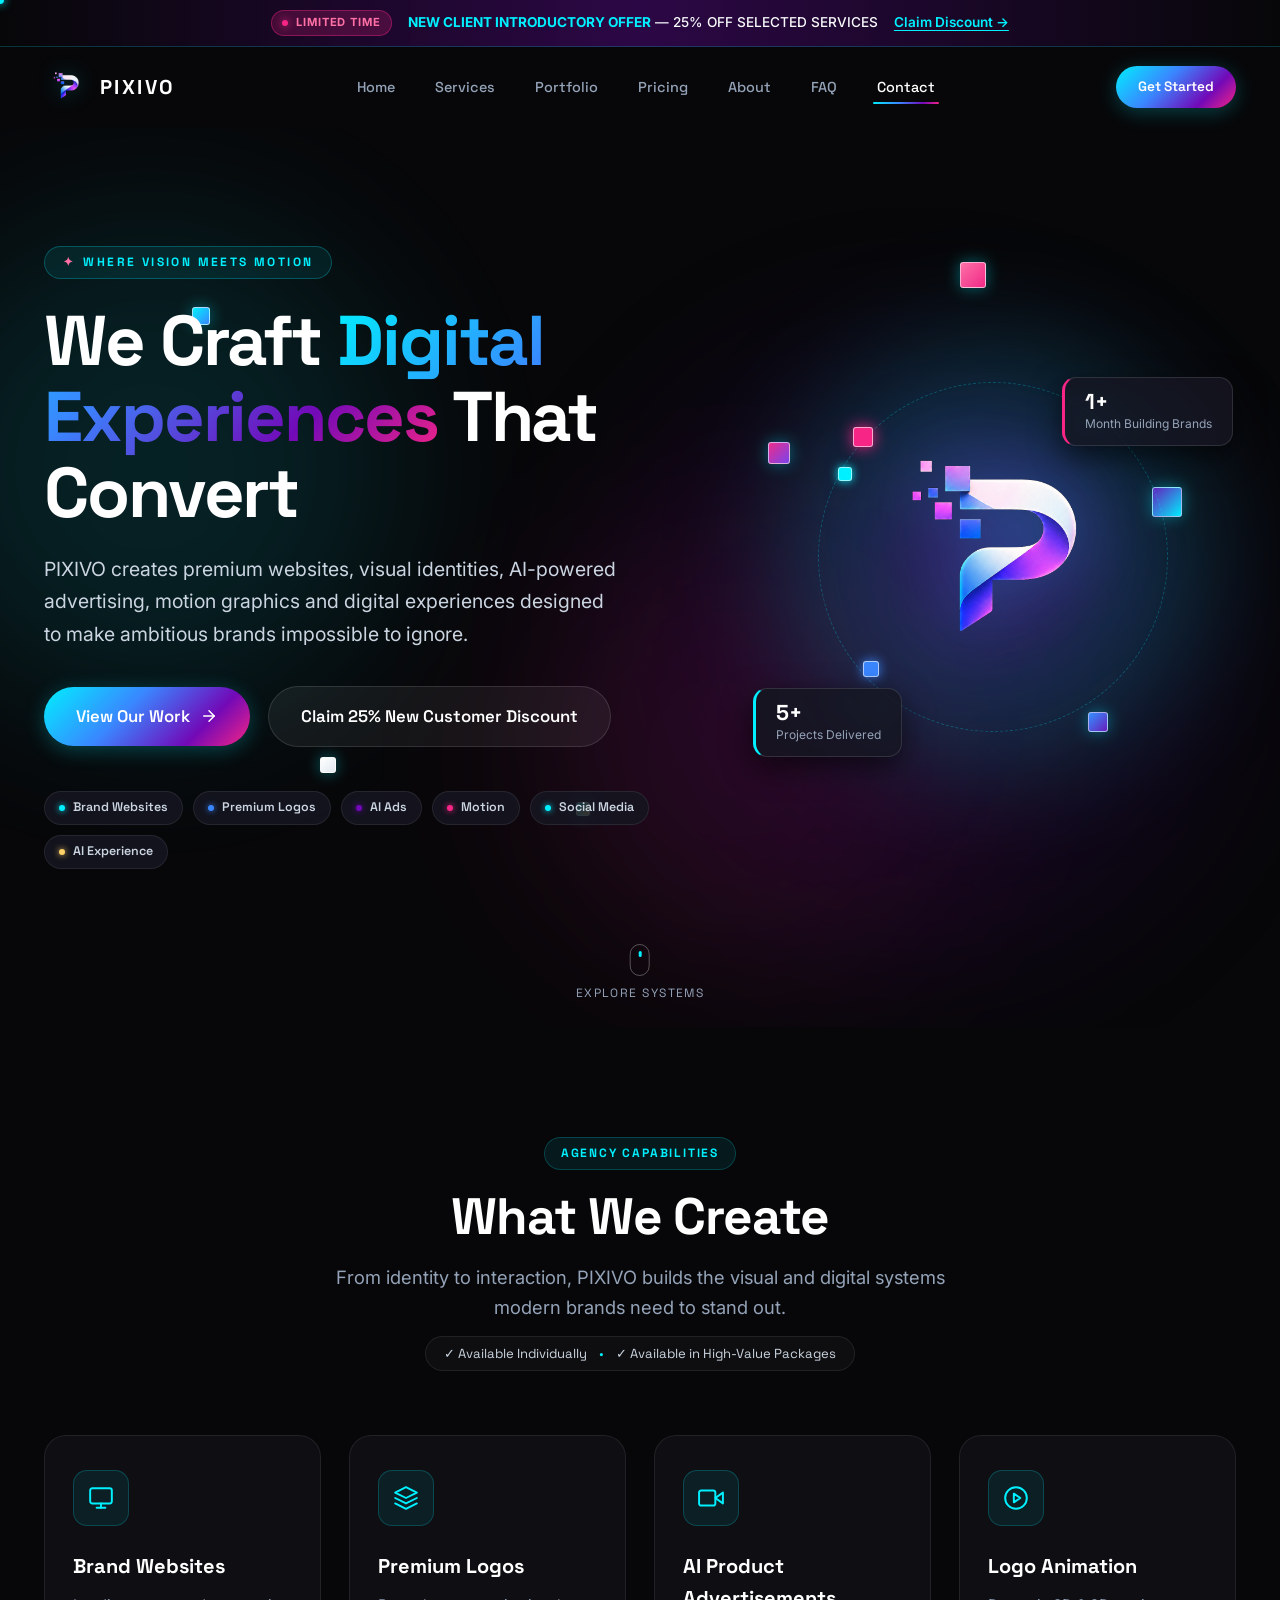
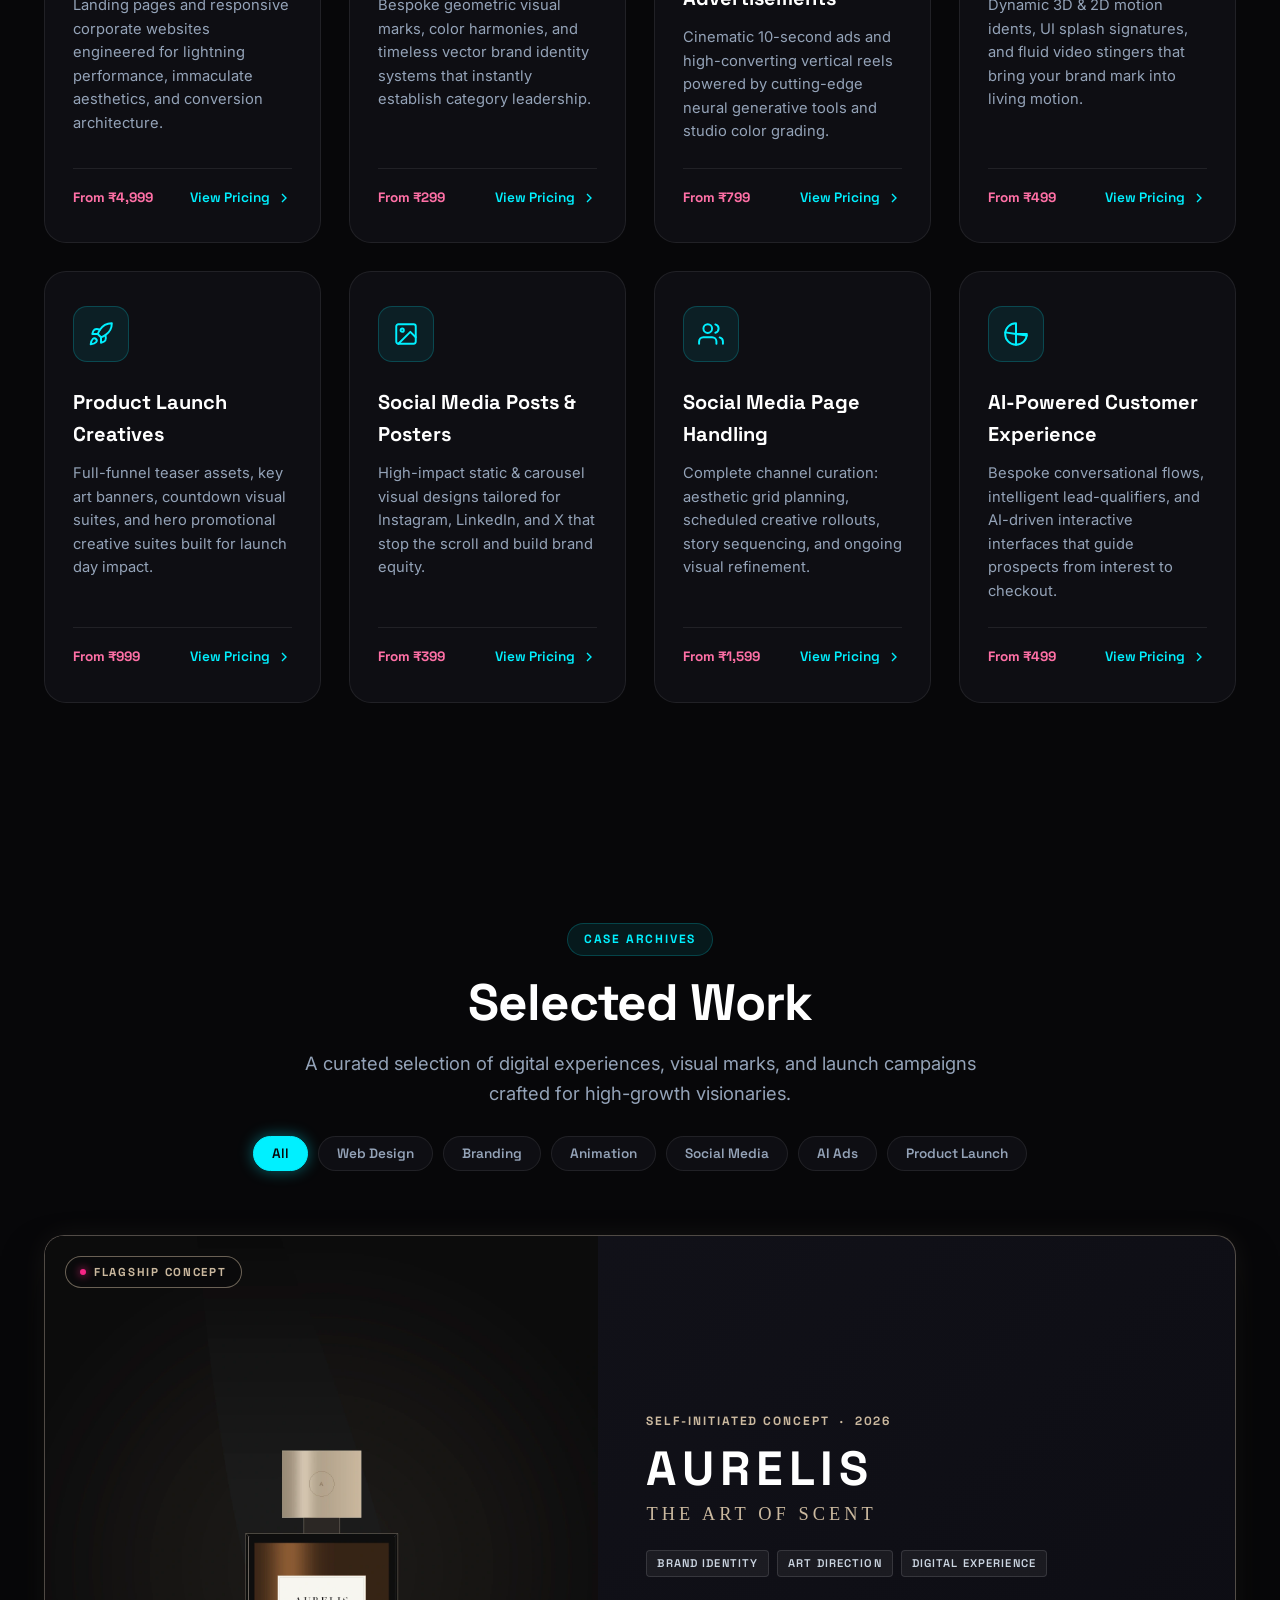
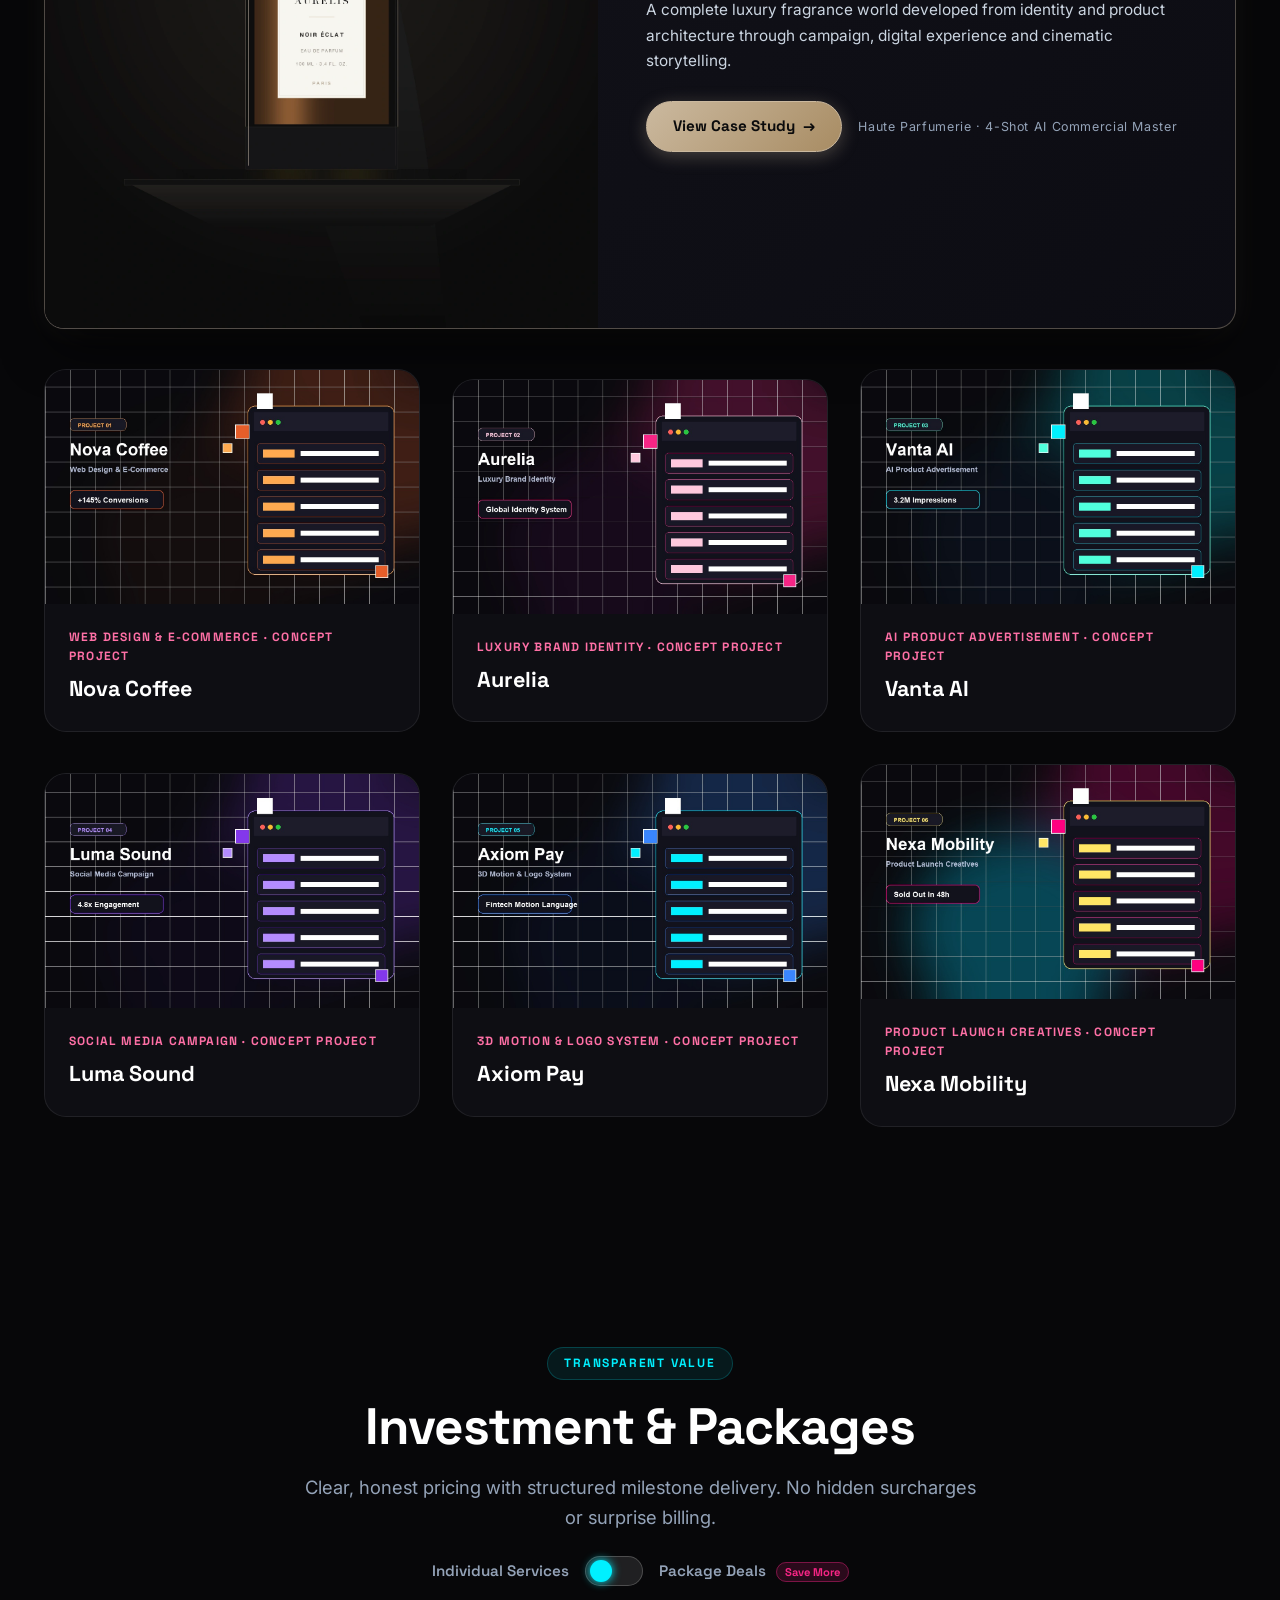
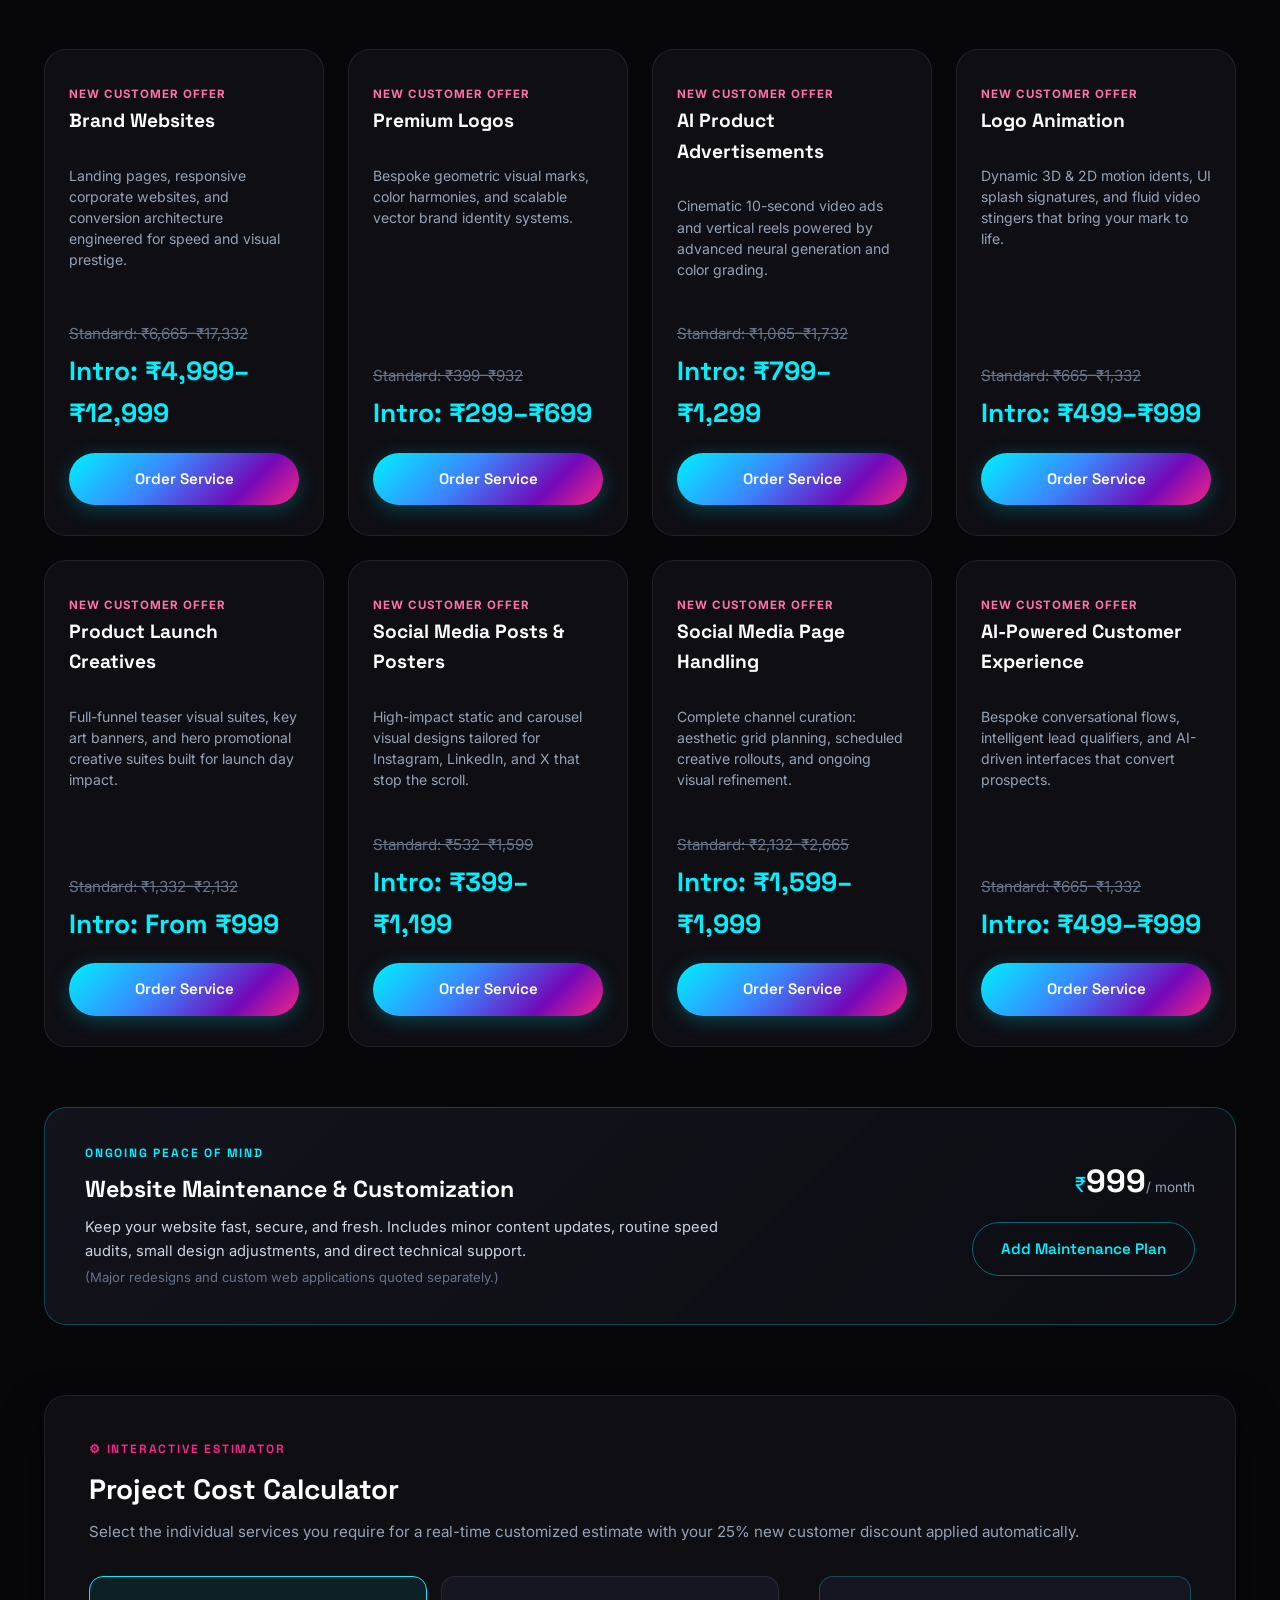
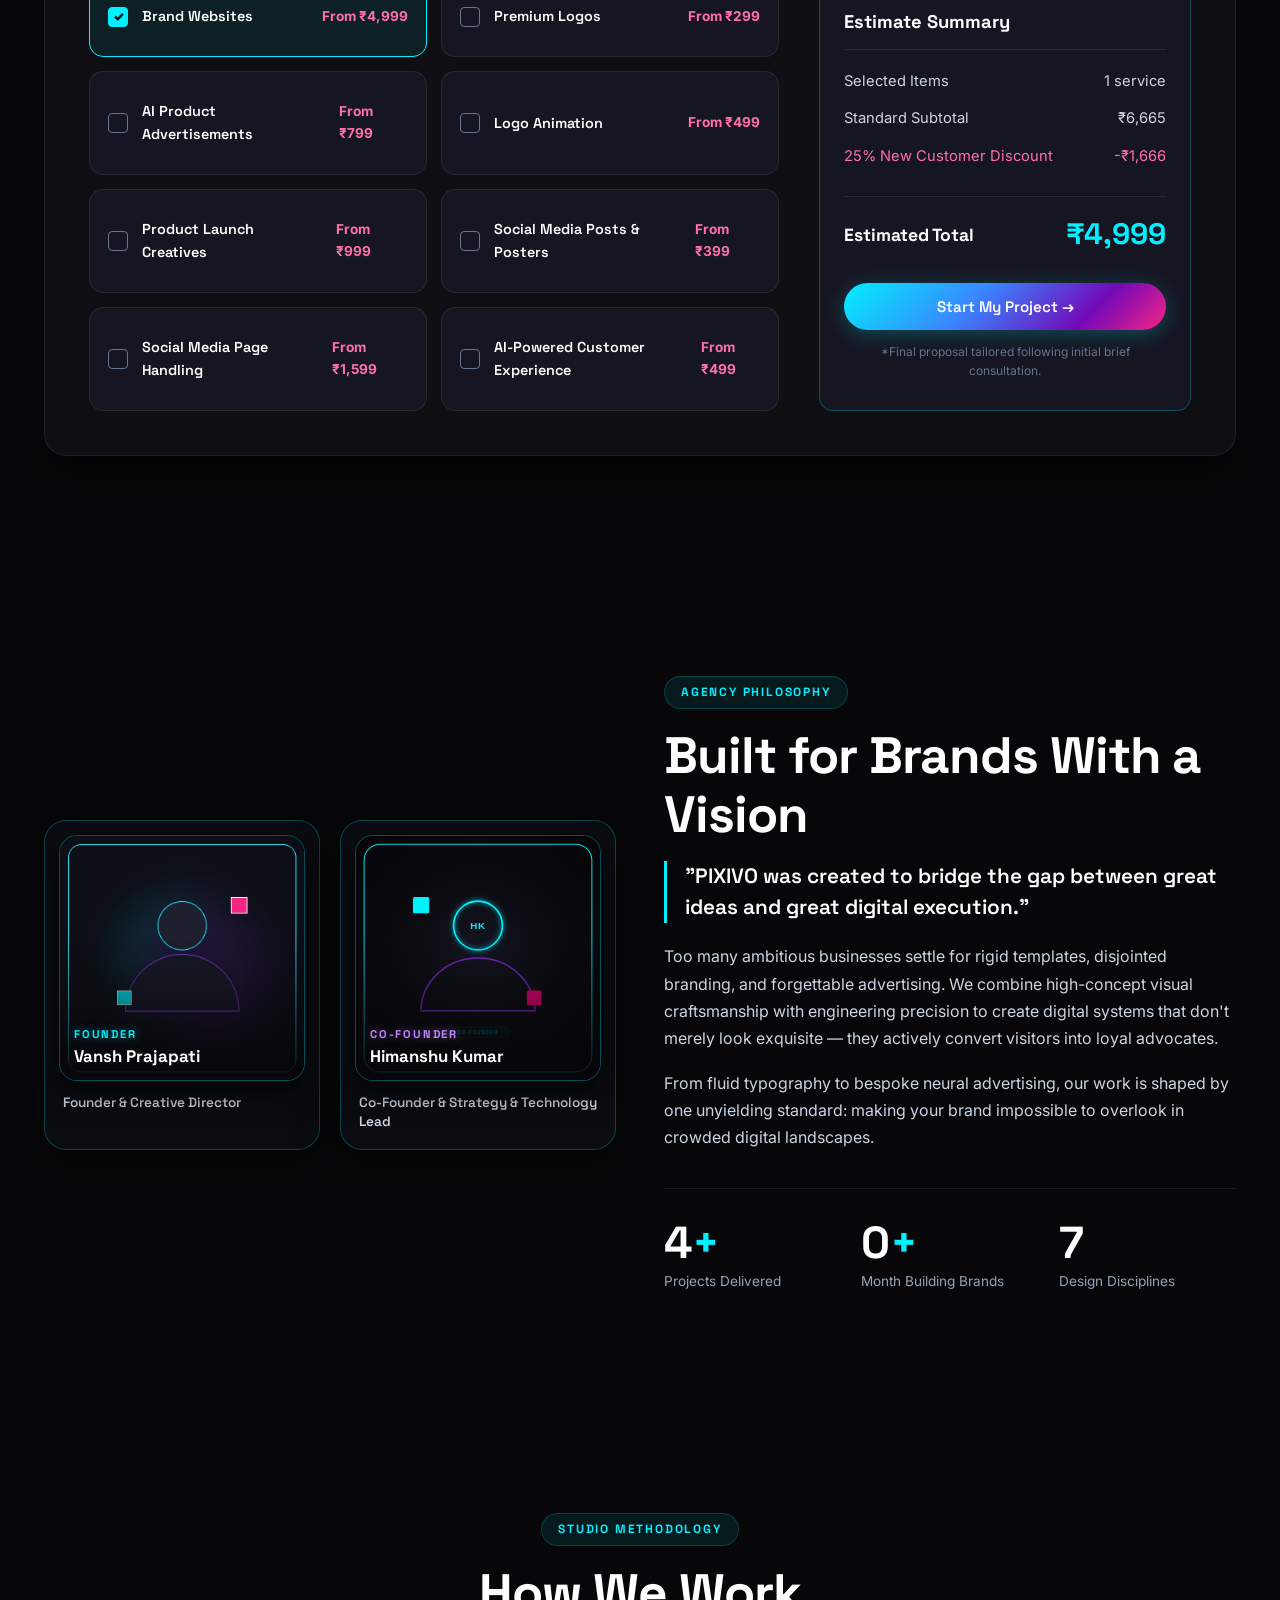
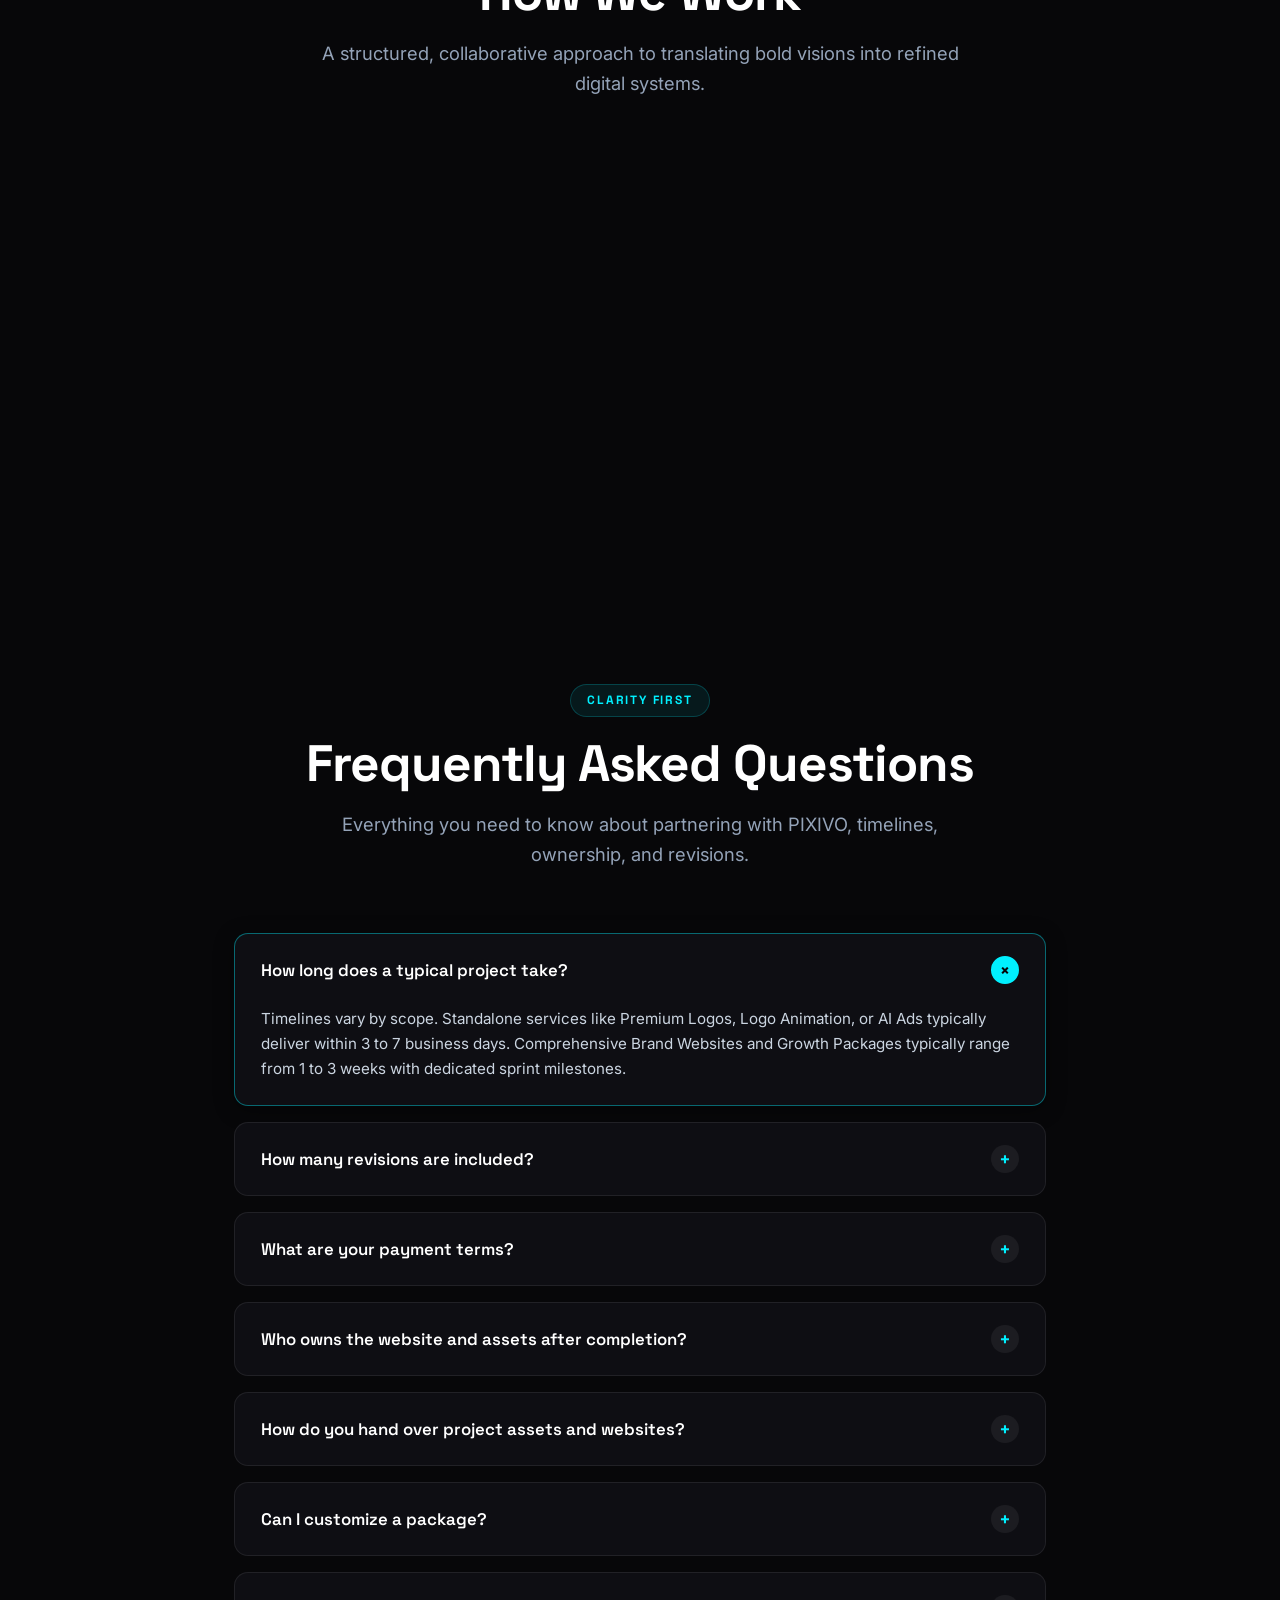
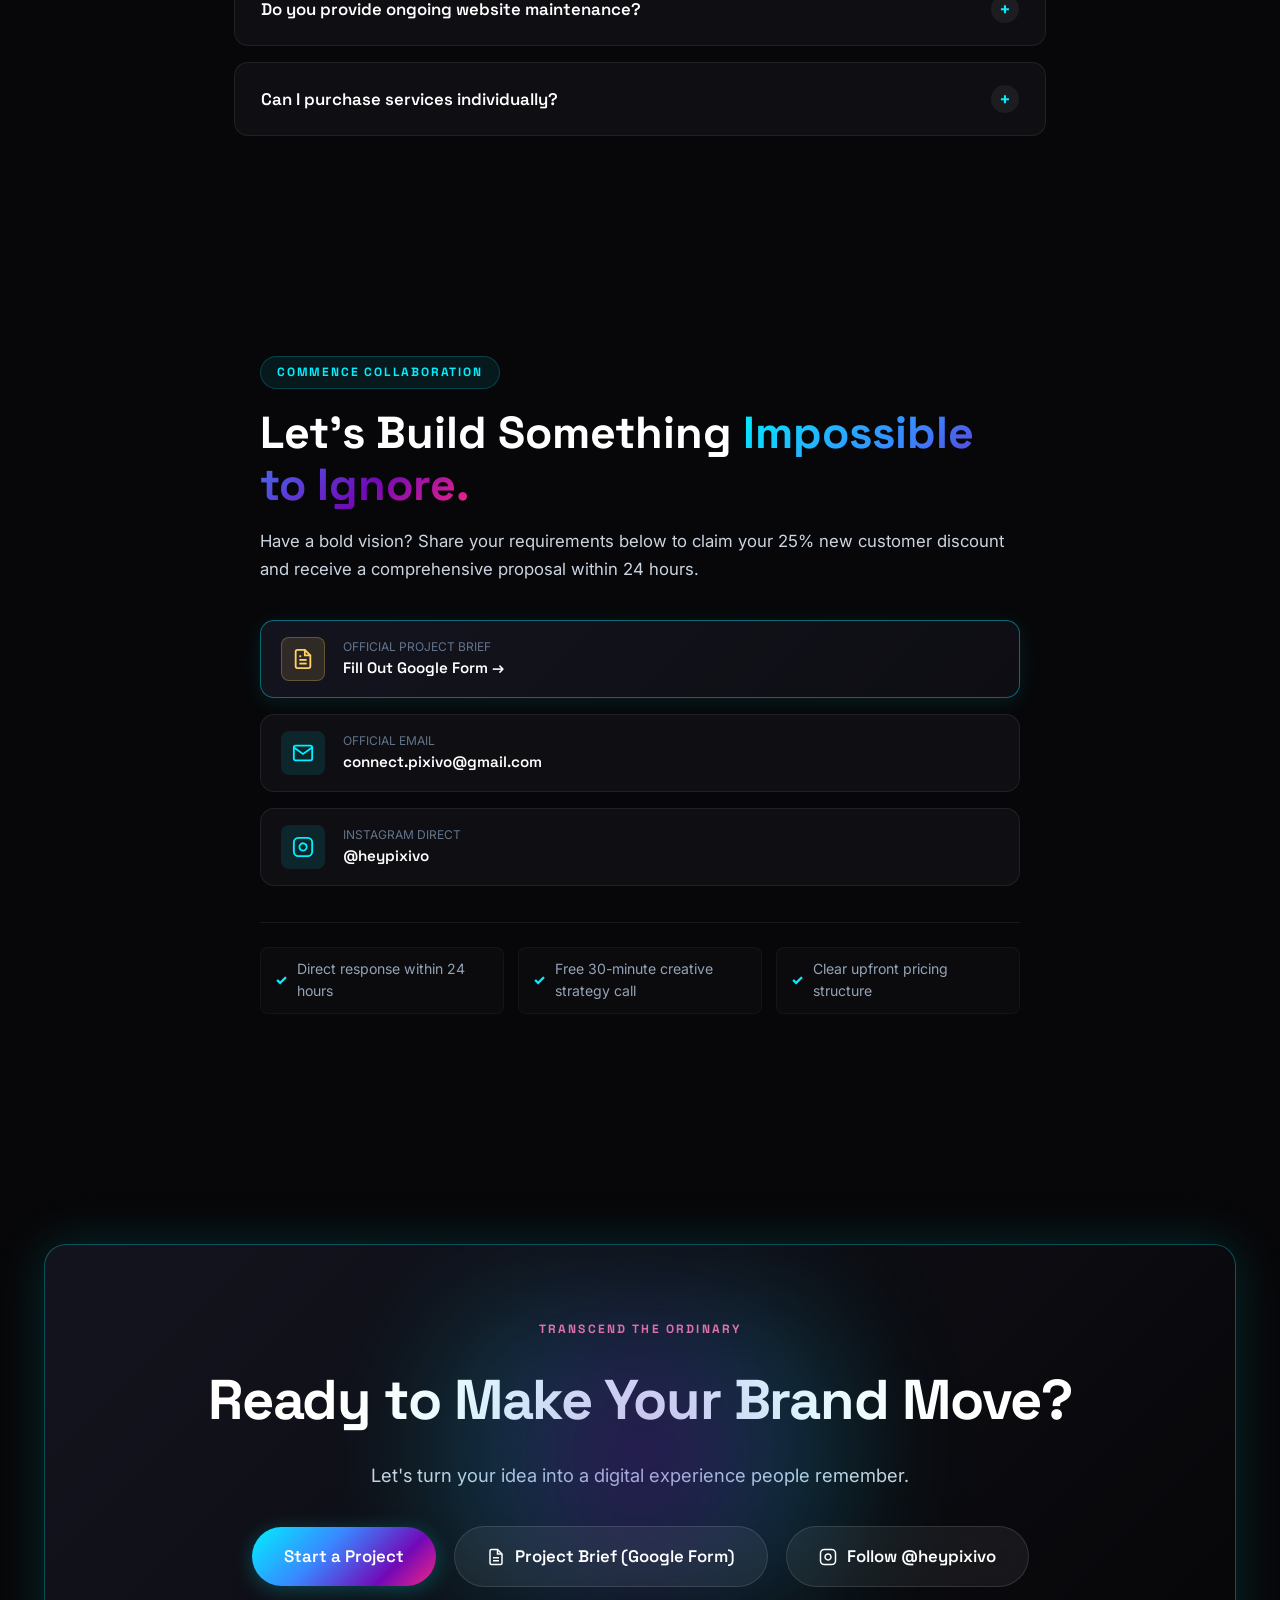
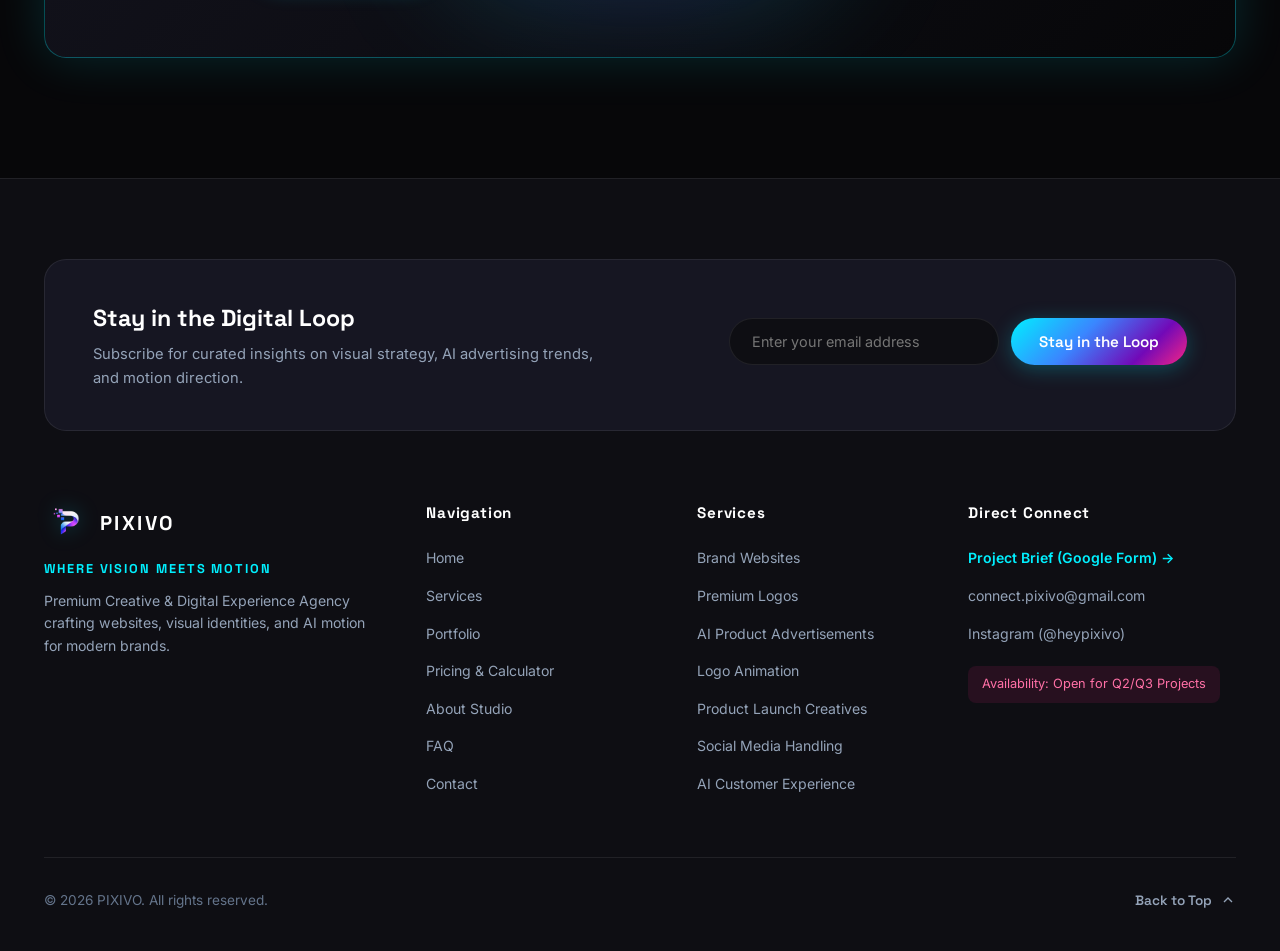
<file: index.html>
<!DOCTYPE html>
<html lang="en">
<head>
  <meta charset="UTF-8">
  <meta name="viewport" content="width=device-width, initial-scale=1.0">
  <title>PIXIVO — AI-Powered Digital Experiences for Ambitious Brands</title>
  <meta name="description" content="PIXIVO creates premium websites, brand identities, AI-powered advertisements and digital experiences for emerging brands.">
  <meta name="keywords" content="creative agency, web design, brand identity, AI advertising, logo animation, product launch creatives, UI UX, digital experience">
  <meta name="author" content="PIXIVO">
  <meta name="robots" content="index, follow">
  <link rel="canonical" href="https://pixivo.org/">

  <!-- Open Graph / Social Media -->
  <meta property="og:type" content="website">
  <meta property="og:url" content="https://pixivo.org/">
  <meta property="og:title" content="PIXIVO — AI-Powered Digital Experiences for Ambitious Brands">
  <meta property="og:description" content="PIXIVO creates premium websites, brand identities, AI-powered advertisements and digital experiences for emerging brands.">
  <meta property="og:image" content="https://pixivo.org/assets/og-image.png">

  <!-- Twitter Card -->
  <meta name="twitter:card" content="summary_large_image">
  <meta name="twitter:url" content="https://pixivo.org/">
  <meta name="twitter:title" content="PIXIVO — AI-Powered Digital Experiences for Ambitious Brands">
  <meta name="twitter:description" content="PIXIVO creates premium websites, brand identities, AI-powered advertisements and digital experiences for emerging brands.">
  <meta name="twitter:image" content="https://pixivo.org/assets/og-image.png">

  <!-- Favicons -->
  <link rel="icon" type="image/svg+xml" href="assets/favicon.svg">
  <link rel="alternate icon" type="image/png" href="assets/favicon.png">
  <link rel="apple-touch-icon" href="assets/favicon.png">

  <!-- Typography: Space Grotesk & Inter -->
  <link rel="preconnect" href="https://fonts.googleapis.com">
  <link rel="preconnect" href="https://fonts.gstatic.com" crossorigin>
  <link href="https://fonts.googleapis.com/css2?family=Inter:wght@300;400;500;600;700&family=Space+Grotesk:wght@400;500;600;700;800&display=swap" rel="stylesheet">

  <!-- External Stylesheet -->
  <link rel="stylesheet" href="styles.css">

  <!--
    PIXIVO GOOGLE ANALYTICS PLACEHOLDER
    Replace G-XXXXXXXXXX with the real GA4 Measurement ID after creating the property in Google Analytics.
    <script async src="https://www.googletagmanager.com/gtag/js?id=G-XXXXXXXXXX"></script>
    <script>
      window.dataLayer = window.dataLayer || [];
      function gtag(){dataLayer.push(arguments);}
      gtag('js', new Date());
      gtag('config', 'G-XXXXXXXXXX');
    </script>
  -->
  <!-- JSON-LD Organization Schema -->
  <script type="application/ld+json">
  {
    "@context": "https://schema.org",
    "@type": "Organization",
    "name": "PIXIVO",
    "url": "https://pixivo.org/",
    "logo": "https://pixivo.org/assets/logo.png",
    "description": "Creative & Digital Experience Agency crafting websites, visual identities, and AI motion for modern brands.",
    "email": "connect.pixivo@gmail.com",
    "sameAs": [
      "https://www.instagram.com/heypixivo/"
    ]
  }
  </script>
</head>
<body class="pixivo-body">

  <!-- Skip Link for Accessibility -->
  <a href="#main-content" class="skip-to-content">Skip to content</a>

  <!-- Custom Cursor Element (Desktop only) -->
  <div class="custom-cursor" id="custom-cursor" aria-hidden="true">
    <div class="cursor-dot"></div>
    <div class="cursor-ring"></div>
  </div>

  <!-- Loading / Splash Screen (Section 8) -->
  <div id="splash-screen" class="splash-screen" role="status" aria-label="Loading PIXIVO experience">
    <div class="splash-content">
      <div class="splash-logo-container">
        <div class="splash-glow" aria-hidden="true"></div>
        <div class="splash-cubes" aria-hidden="true">
          <span class="splash-cube cube-c1"></span>
          <span class="splash-cube cube-c2"></span>
          <span class="splash-cube cube-c3"></span>
          <span class="splash-cube cube-c4"></span>
        </div>
        <img src="assets/logo.png" alt="PIXIVO Logo" class="splash-logo-img" width="130" height="130" onerror="this.onerror=null; this.src='assets/logo.svg';">
      </div>
      <div class="splash-brand-text">
        <span class="splash-brand-name">PIXIVO</span>
        <span class="splash-tagline">WHERE VISION MEETS MOTION</span>
      </div>
      <div class="splash-progress-bar">
        <div class="splash-progress-fill"></div>
      </div>
    </div>
  </div>

  <!-- Urgency Discount Announcement Bar (Section 20 & 40) -->
  <aside id="discount-banner" class="discount-banner" role="region" aria-label="Special Offer">
    <div class="container banner-inner">
      <div class="banner-badge">
        <span class="pulse-dot" aria-hidden="true"></span>
        <span class="banner-badge-text">LIMITED TIME</span>
      </div>
      <p class="banner-text">
        <strong>NEW CLIENT INTRODUCTORY OFFER</strong> — 25% OFF SELECTED SERVICES
      </p>
      <a href="#pricing" class="banner-link">Claim Discount &rarr;</a>
    </div>
  </aside>

  <!-- Sticky / Fixed Header & Navigation (Section 9, 10, 11) -->
  <header id="site-header" class="site-header">
    <div class="container header-inner">
      <!-- Logo -->
      <a href="#home" class="brand-logo-link" aria-label="PIXIVO home">
        <div class="logo-wrapper">
          <picture>
            <source srcset="assets/logo.webp" type="image/webp">
            <img src="assets/logo.png" alt="PIXIVO logo" class="brand-logo" width="44" height="44" onerror="this.onerror=null; this.src='assets/logo.svg';">
          </picture>
          <div class="logo-fallback-text" style="display:none;">PIXIVO</div>
        </div>
        <span class="brand-name">PIXIVO</span>
      </a>

      <!-- Desktop Navigation -->
      <nav class="desktop-nav" aria-label="Primary navigation">
        <ul class="nav-list">
          <li><a href="#home" class="nav-link active">Home</a></li>
          <li><a href="#services" class="nav-link">Services</a></li>
          <li><a href="#portfolio" class="nav-link">Portfolio</a></li>
          <li><a href="#pricing" class="nav-link">Pricing</a></li>
          <li><a href="#about" class="nav-link">About</a></li>
          <li><a href="#faq" class="nav-link">FAQ</a></li>
          <li><a href="#contact" class="nav-link">Contact</a></li>
        </ul>
      </nav>

      <!-- Header Action -->
      <div class="header-action">
        <a href="#contact" class="btn btn-primary btn-header">Get Started</a>
        
        <!-- Mobile Menu Toggle Button -->
        <button id="mobile-menu-btn" class="mobile-menu-toggle" aria-expanded="false" aria-controls="mobile-nav" aria-label="Open menu">
          <span class="hamburger-line"></span>
          <span class="hamburger-line"></span>
          <span class="hamburger-line"></span>
        </button>
      </div>
    </div>
  </header>

  <!-- Mobile Drawer Navigation (Section 11) -->
  <div id="mobile-nav" class="mobile-nav-drawer" aria-hidden="true">
    <div class="mobile-nav-backdrop" id="mobile-nav-backdrop"></div>
    <div class="mobile-nav-content">
      <div class="mobile-nav-header">
        <div class="brand-logo-link">
          <img src="assets/logo.png" alt="PIXIVO logo" class="brand-logo" width="36" height="36">
          <span class="brand-name">PIXIVO</span>
        </div>
        <button id="mobile-nav-close" class="mobile-nav-close-btn" aria-label="Close menu">&times;</button>
      </div>
      <ul class="mobile-nav-list">
        <li><a href="#home" class="mobile-nav-link">Home</a></li>
        <li><a href="#services" class="mobile-nav-link">Services</a></li>
        <li><a href="#portfolio" class="mobile-nav-link">Portfolio</a></li>
        <li><a href="#pricing" class="mobile-nav-link">Pricing</a></li>
        <li><a href="#about" class="mobile-nav-link">About</a></li>
        <li><a href="#faq" class="mobile-nav-link">FAQ</a></li>
        <li><a href="#contact" class="mobile-nav-link">Contact</a></li>
      </ul>
      <div class="mobile-nav-footer">
        <a href="#contact" class="btn btn-primary btn-block mobile-cta">Get Started</a>
        <div class="mobile-nav-social">
          <a href="https://www.instagram.com/heypixivo/" target="_blank" rel="noopener noreferrer" aria-label="Instagram">Instagram</a>
          <span class="separator">&bull;</span>
          <a href="mailto:connect.pixivo@gmail.com">connect.pixivo@gmail.com</a>
        </div>
      </div>
    </div>
  </div>

  <main id="main-content">
    <!-- HERO SECTION (Section 12, 13, 14, 15) -->
    <section id="home" class="hero-section">
      <!-- Ambient Geometric Particles & Floating Cubes (Derived from official logo) -->
      <div class="hero-ambient-canvas" id="hero-ambient-canvas" aria-hidden="true">
        <div class="ambient-glow glow-cyan"></div>
        <div class="ambient-glow glow-purple"></div>
        <div class="ambient-glow glow-magenta"></div>

        <!-- Floating 3D squares matching official logo cubes with staggered animations -->
        <div class="floating-cube cube-1" style="--duration: 8s; --x: 15%; --y: 20%; --size: 18px;"></div>
        <div class="floating-cube cube-2" style="--duration: 11s; --x: 75%; --y: 15%; --size: 26px;"></div>
        <div class="floating-cube cube-3" style="--duration: 9s; --x: 85%; --y: 65%; --size: 20px;"></div>
        <div class="floating-cube cube-4" style="--duration: 13s; --x: 45%; --y: 75%; --size: 14px;"></div>
        <div class="floating-cube cube-5" style="--duration: 7s; --x: 60%; --y: 35%; --size: 22px;"></div>
        <div class="floating-cube cube-6" style="--duration: 10s; --x: 25%; --y: 70%; --size: 16px;"></div>
        <div class="floating-cube cube-7" style="--duration: 12s; --x: 90%; --y: 40%; --size: 30px;"></div>

        <!-- P-Shaped Light Trail SVG Path Animation (Section 15) -->
        <svg class="p-light-trail-svg" viewBox="0 0 800 600" fill="none" preserveAspectRatio="none">
          <defs>
            <linearGradient id="p-trail-grad" x1="0%" y1="0%" x2="100%" y2="100%">
              <stop offset="0%" stop-color="#00f0ff" stop-opacity="0.8"/>
              <stop offset="35%" stop-color="#4361ee" stop-opacity="0.9"/>
              <stop offset="70%" stop-color="#8338ec" stop-opacity="0.9"/>
              <stop offset="100%" stop-color="#f72585" stop-opacity="0.8"/>
            </linearGradient>
            <filter id="trail-glow" x="-20%" y="-20%" width="140%" height="140%">
              <feGaussianBlur stdDeviation="6" result="blur" />
              <feComposite in="SourceGraphic" in2="blur" operator="over" />
            </filter>
          </defs>
          <path class="p-path-anim" d="M260 480 L260 220 C260 140 340 120 440 120 C540 120 620 170 620 260 C620 350 530 380 430 380 L260 380" stroke="url(#p-trail-grad)" stroke-width="3" stroke-linecap="round" filter="url(#trail-glow)" />
        </svg>
      </div>

      <div class="container hero-inner">
        <div class="hero-content" data-reveal="fade-up">
          <!-- Tagline Badge -->
          <div class="hero-badge">
            <span class="badge-sparkle">&#10022;</span>
            <span class="badge-text" data-edit-key="hero_badge">WHERE VISION MEETS MOTION</span>
          </div>

          <!-- Hero Headline -->
          <h1 class="hero-headline" data-edit-key="hero_headline">
            We Craft <span class="gradient-text">Digital Experiences</span> That Convert
          </h1>

          <!-- Hero Subheadline -->
          <p class="hero-subheadline" data-edit-key="hero_subheadline">
            PIXIVO creates premium websites, visual identities, AI-powered advertising, motion graphics and digital experiences designed to make ambitious brands impossible to ignore.
          </p>

          <!-- Hero Action Buttons -->
          <div class="hero-actions">
            <a href="#portfolio" class="btn btn-primary btn-lg">
              <span>View Our Work</span>
              <svg class="btn-arrow" width="18" height="18" viewBox="0 0 24 24" fill="none" stroke="currentColor" stroke-width="2" stroke-linecap="round" stroke-linejoin="round"><line x1="5" y1="12" x2="19" y2="12"></line><polyline points="12 5 19 12 12 19"></polyline></svg>
            </a>
            <a href="#pricing" class="btn btn-secondary btn-lg">
              <span>Claim 25% New Customer Discount</span>
            </a>
          </div>

          <!-- Floating Service Badges (Section 12) -->
          <div class="hero-service-badges" aria-label="Core Agency Disciplines">
            <div class="service-pill" data-float-delay="0s">
              <span class="pill-dot dot-cyan"></span>
              <span>Brand Websites</span>
            </div>
            <div class="service-pill" data-float-delay="1.2s">
              <span class="pill-dot dot-blue"></span>
              <span>Premium Logos</span>
            </div>
            <div class="service-pill" data-float-delay="0.6s">
              <span class="pill-dot dot-purple"></span>
              <span>AI Ads</span>
            </div>
            <div class="service-pill" data-float-delay="1.8s">
              <span class="pill-dot dot-magenta"></span>
              <span>Motion</span>
            </div>
            <div class="service-pill" data-float-delay="0.9s">
              <span class="pill-dot dot-cyan"></span>
              <span>Social Media</span>
            </div>
            <div class="service-pill" data-float-delay="1.5s">
              <span class="pill-dot dot-gold"></span>
              <span>AI Experience</span>
            </div>
          </div>
        </div>

        <!-- Hero Ambient Visual (Right Side Desktop) (Section 13) -->
        <div class="hero-visual-wrapper" data-reveal="scale-in">
          <div class="hero-visual-card">
            <div class="visual-card-glow" aria-hidden="true"></div>
            <!-- Large Official Logo in Hero 3D Display -->
            <div class="hero-logo-showcase">
              <div class="logo-orbit-ring" aria-hidden="true"></div>
              <img src="assets/logo.png" alt="PIXIVO Master Logo Symbol" class="hero-master-logo" width="340" height="340" onerror="this.onerror=null; this.src='assets/logo.svg';">
              <!-- Decorative Logo Floating Cubes (Reflecting logo DNA) -->
              <div class="hero-logo-cubes" aria-hidden="true">
                <span class="cube-orbit cube-orbit-1"></span>
                <span class="cube-orbit cube-orbit-2"></span>
                <span class="cube-orbit cube-orbit-3"></span>
              </div>
            </div>

            <!-- Interactive Metric Glass Card -->
            <div class="hero-glass-stat stat-1">
              <span class="stat-number">5+</span>
              <span class="stat-label">Projects Delivered</span>
            </div>
            <div class="hero-glass-stat stat-2">
              <span class="stat-number">1+</span>
              <span class="stat-label">Month Building Brands</span>
            </div>
          </div>
        </div>
      </div>

      <!-- Scroll Indicator -->
      <a href="#services" class="hero-scroll-down" aria-label="Scroll down to services">
        <span class="scroll-mouse">
          <span class="scroll-wheel"></span>
        </span>
        <span class="scroll-text">Explore Systems</span>
      </a>
    </section>

    <!-- SERVICES SECTION (Section 18, 59) -->
    <section id="services" class="section services-section">
      <div class="container">
        <div class="section-header text-center" data-reveal="fade-up">
          <div class="section-badge">AGENCY CAPABILITIES</div>
          <h2 class="section-heading" data-edit-key="services_heading">What We Create</h2>
          <p class="section-subheading" data-edit-key="services_subheading">
            From identity to interaction, PIXIVO builds the visual and digital systems modern brands need to stand out.
          </p>
          <div class="services-availability-tag">
            <span>&#10003; Available Individually</span>
            <span class="tag-sep">&bull;</span>
            <span>&#10003; Available in High-Value Packages</span>
          </div>
        </div>

        <!-- 8 Service Cards Grid -->
        <div class="services-grid" id="services-grid">
          <!-- Service 1 -->
          <div class="service-card" data-reveal="fade-up" data-delay="0.1">
            <div class="card-border-glow"></div>
            <div class="service-icon-wrapper">
              <svg class="service-icon" viewBox="0 0 24 24" fill="none" stroke="currentColor" stroke-width="1.8" stroke-linecap="round" stroke-linejoin="round">
                <rect x="2" y="3" width="20" height="14" rx="2" ry="2"></rect>
                <line x1="8" y1="21" x2="16" y2="21"></line>
                <line x1="12" y1="17" x2="12" y2="21"></line>
              </svg>
            </div>
            <h3 class="service-title">Brand Websites</h3>
            <p class="service-description">Landing pages and responsive corporate websites engineered for lightning performance, immaculate aesthetics, and conversion architecture.</p>
            <div class="service-footer">
              <span class="service-price-tag">From ₹4,999</span>
              <a href="#pricing" class="service-action-link" data-service-select="Brand Websites">
                <span>View Pricing</span>
                <svg width="16" height="16" viewBox="0 0 24 24" fill="none" stroke="currentColor" stroke-width="2"><polyline points="9 18 15 12 9 6"></polyline></svg>
              </a>
            </div>
          </div>

          <!-- Service 2 -->
          <div class="service-card" data-reveal="fade-up" data-delay="0.2">
            <div class="card-border-glow"></div>
            <div class="service-icon-wrapper">
              <svg class="service-icon" viewBox="0 0 24 24" fill="none" stroke="currentColor" stroke-width="1.8" stroke-linecap="round" stroke-linejoin="round">
                <polygon points="12 2 2 7 12 12 22 7 12 2"></polygon>
                <polyline points="2 17 12 22 22 17"></polyline>
                <polyline points="2 12 12 17 22 12"></polyline>
              </svg>
            </div>
            <h3 class="service-title">Premium Logos</h3>
            <p class="service-description">Bespoke geometric visual marks, color harmonies, and timeless vector brand identity systems that instantly establish category leadership.</p>
            <div class="service-footer">
              <span class="service-price-tag">From ₹299</span>
              <a href="#pricing" class="service-action-link" data-service-select="Premium Logos">
                <span>View Pricing</span>
                <svg width="16" height="16" viewBox="0 0 24 24" fill="none" stroke="currentColor" stroke-width="2"><polyline points="9 18 15 12 9 6"></polyline></svg>
              </a>
            </div>
          </div>

          <!-- Service 3 -->
          <div class="service-card" data-reveal="fade-up" data-delay="0.3">
            <div class="card-border-glow"></div>
            <div class="service-icon-wrapper">
              <svg class="service-icon" viewBox="0 0 24 24" fill="none" stroke="currentColor" stroke-width="1.8" stroke-linecap="round" stroke-linejoin="round">
                <polygon points="23 7 16 12 23 17 23 7"></polygon>
                <rect x="1" y="5" width="15" height="14" rx="2" ry="2"></rect>
              </svg>
            </div>
            <h3 class="service-title">AI Product Advertisements</h3>
            <p class="service-description">Cinematic 10-second ads and high-converting vertical reels powered by cutting-edge neural generative tools and studio color grading.</p>
            <div class="service-footer">
              <span class="service-price-tag">From ₹799</span>
              <a href="#pricing" class="service-action-link" data-service-select="AI Product Advertisements">
                <span>View Pricing</span>
                <svg width="16" height="16" viewBox="0 0 24 24" fill="none" stroke="currentColor" stroke-width="2"><polyline points="9 18 15 12 9 6"></polyline></svg>
              </a>
            </div>
          </div>

          <!-- Service 4 -->
          <div class="service-card" data-reveal="fade-up" data-delay="0.4">
            <div class="card-border-glow"></div>
            <div class="service-icon-wrapper">
              <svg class="service-icon" viewBox="0 0 24 24" fill="none" stroke="currentColor" stroke-width="1.8" stroke-linecap="round" stroke-linejoin="round">
                <circle cx="12" cy="12" r="10"></circle>
                <polygon points="10 8 16 12 10 16 10 8"></polygon>
              </svg>
            </div>
            <h3 class="service-title">Logo Animation</h3>
            <p class="service-description">Dynamic 3D &amp; 2D motion idents, UI splash signatures, and fluid video stingers that bring your brand mark into living motion.</p>
            <div class="service-footer">
              <span class="service-price-tag">From ₹499</span>
              <a href="#pricing" class="service-action-link" data-service-select="Logo Animation">
                <span>View Pricing</span>
                <svg width="16" height="16" viewBox="0 0 24 24" fill="none" stroke="currentColor" stroke-width="2"><polyline points="9 18 15 12 9 6"></polyline></svg>
              </a>
            </div>
          </div>

          <!-- Service 5 -->
          <div class="service-card" data-reveal="fade-up" data-delay="0.5">
            <div class="card-border-glow"></div>
            <div class="service-icon-wrapper">
              <svg class="service-icon" viewBox="0 0 24 24" fill="none" stroke="currentColor" stroke-width="1.8" stroke-linecap="round" stroke-linejoin="round">
                <path d="M4.5 16.5c-1.5 1.26-2 5-2 5s3.74-.5 5-2c.71-.84.7-2.13-.09-2.91a2.18 2.18 0 0 0-2.91-.09z"></path>
                <path d="m12 15-3-3a22 22 0 0 1 2-3.95A12.88 12.88 0 0 1 22 2c0 2.72-.78 7.5-6 11a22.35 22.35 0 0 1-4 2z"></path>
                <path d="M9 12H4s.55-3.03 2-4c1.62-1.08 5 0 5 0"></path>
                <path d="M12 15v5s3.03-.55 4-2c1.08-1.62 0-5 0-5"></path>
              </svg>
            </div>
            <h3 class="service-title">Product Launch Creatives</h3>
            <p class="service-description">Full-funnel teaser assets, key art banners, countdown visual suites, and hero promotional creative suites built for launch day impact.</p>
            <div class="service-footer">
              <span class="service-price-tag">From ₹999</span>
              <a href="#pricing" class="service-action-link" data-service-select="Product Launch Creatives">
                <span>View Pricing</span>
                <svg width="16" height="16" viewBox="0 0 24 24" fill="none" stroke="currentColor" stroke-width="2"><polyline points="9 18 15 12 9 6"></polyline></svg>
              </a>
            </div>
          </div>

          <!-- Service 6 -->
          <div class="service-card" data-reveal="fade-up" data-delay="0.6">
            <div class="card-border-glow"></div>
            <div class="service-icon-wrapper">
              <svg class="service-icon" viewBox="0 0 24 24" fill="none" stroke="currentColor" stroke-width="1.8" stroke-linecap="round" stroke-linejoin="round">
                <rect x="3" y="3" width="18" height="18" rx="2" ry="2"></rect>
                <circle cx="8.5" cy="8.5" r="1.5"></circle>
                <polyline points="21 15 16 10 5 21"></polyline>
              </svg>
            </div>
            <h3 class="service-title">Social Media Posts &amp; Posters</h3>
            <p class="service-description">High-impact static &amp; carousel visual designs tailored for Instagram, LinkedIn, and X that stop the scroll and build brand equity.</p>
            <div class="service-footer">
              <span class="service-price-tag">From ₹399</span>
              <a href="#pricing" class="service-action-link" data-service-select="Social Media Posts & Posters">
                <span>View Pricing</span>
                <svg width="16" height="16" viewBox="0 0 24 24" fill="none" stroke="currentColor" stroke-width="2"><polyline points="9 18 15 12 9 6"></polyline></svg>
              </a>
            </div>
          </div>

          <!-- Service 7 -->
          <div class="service-card" data-reveal="fade-up" data-delay="0.7">
            <div class="card-border-glow"></div>
            <div class="service-icon-wrapper">
              <svg class="service-icon" viewBox="0 0 24 24" fill="none" stroke="currentColor" stroke-width="1.8" stroke-linecap="round" stroke-linejoin="round">
                <path d="M17 21v-2a4 4 0 0 0-4-4H5a4 4 0 0 0-4 4v2"></path>
                <circle cx="9" cy="7" r="4"></circle>
                <path d="M23 21v-2a4 4 0 0 0-3-3.87"></path>
                <path d="M16 3.13a4 4 0 0 1 0 7.75"></path>
              </svg>
            </div>
            <h3 class="service-title">Social Media Page Handling</h3>
            <p class="service-description">Complete channel curation: aesthetic grid planning, scheduled creative rollouts, story sequencing, and ongoing visual refinement.</p>
            <div class="service-footer">
              <span class="service-price-tag">From ₹1,599</span>
              <a href="#pricing" class="service-action-link" data-service-select="Social Media Page Handling">
                <span>View Pricing</span>
                <svg width="16" height="16" viewBox="0 0 24 24" fill="none" stroke="currentColor" stroke-width="2"><polyline points="9 18 15 12 9 6"></polyline></svg>
              </a>
            </div>
          </div>

          <!-- Service 8 -->
          <div class="service-card" data-reveal="fade-up" data-delay="0.8">
            <div class="card-border-glow"></div>
            <div class="service-icon-wrapper">
              <svg class="service-icon" viewBox="0 0 24 24" fill="none" stroke="currentColor" stroke-width="1.8" stroke-linecap="round" stroke-linejoin="round">
                <path d="M12 2a10 10 0 1 0 10 10H12V2z"></path>
                <path d="M12 12 2.1 10.5"></path>
                <path d="M12 12V22"></path>
                <path d="M12 12 21.9 13.5"></path>
              </svg>
            </div>
            <h3 class="service-title">AI-Powered Customer Experience</h3>
            <p class="service-description">Bespoke conversational flows, intelligent lead-qualifiers, and AI-driven interactive interfaces that guide prospects from interest to checkout.</p>
            <div class="service-footer">
              <span class="service-price-tag">From ₹499</span>
              <a href="#pricing" class="service-action-link" data-service-select="AI-Powered Customer Experience">
                <span>View Pricing</span>
                <svg width="16" height="16" viewBox="0 0 24 24" fill="none" stroke="currentColor" stroke-width="2"><polyline points="9 18 15 12 9 6"></polyline></svg>
              </a>
            </div>
          </div>
        </div>
      </div>
    </section>

    <!-- PORTFOLIO SECTION (Section 19) -->
    <section id="portfolio" class="section portfolio-section">
      <div class="container">
        <div class="section-header text-center" data-reveal="fade-up">
          <div class="section-badge">CASE ARCHIVES</div>
          <h2 class="section-heading" data-edit-key="portfolio_heading">Selected Work</h2>
          <p class="section-subheading" data-edit-key="portfolio_subheading">
            A curated selection of digital experiences, visual marks, and launch campaigns crafted for high-growth visionaries.
          </p>

          <!-- Filter Category Pills -->
          <div class="portfolio-filter-tabs" role="tablist" aria-label="Filter portfolio categories">
            <button class="filter-tab active" data-filter="all" role="tab" aria-selected="true">All</button>
            <button class="filter-tab" data-filter="web-design" role="tab" aria-selected="false">Web Design</button>
            <button class="filter-tab" data-filter="branding" role="tab" aria-selected="false">Branding</button>
            <button class="filter-tab" data-filter="animation" role="tab" aria-selected="false">Animation</button>
            <button class="filter-tab" data-filter="social-media" role="tab" aria-selected="false">Social Media</button>
            <button class="filter-tab" data-filter="ai-ads" role="tab" aria-selected="false">AI Ads</button>
            <button class="filter-tab" data-filter="product-launch" role="tab" aria-selected="false">Product Launch</button>
          </div>
        </div>

        <!-- FLAGSHIP FEATURED CASE STUDY (AURELIS) -->
        <div class="portfolio-flagship-showcase" data-category="branding web-design ai-ads" data-reveal="fade-up">
          <div class="flagship-card">
            <div class="flagship-visual-col">
              <a href="./projects/aurelis/index.html" class="flagship-thumb-link" aria-label="View AURELIS Flagship Case Study">
                <div class="flagship-thumb-wrapper">
                  <img src="./projects/aurelis/assets/product/noir-eclat-hero.webp" 
                       alt="AURELIS NOIR ÉCLAT luxury fragrance concept by PIXIVO" 
                       class="flagship-hero-img" 
                       loading="lazy" 
                       width="800" 
                       height="1000">
                  <div class="flagship-badge-pill">
                    <span class="pulse-dot" aria-hidden="true"></span>
                    <span>FLAGSHIP CONCEPT</span>
                  </div>
                </div>
              </a>
            </div>
            <div class="flagship-content-col">
              <div class="flagship-meta-top">
                <span class="flagship-status-tag">SELF-INITIATED CONCEPT</span>
                <span class="meta-divider" aria-hidden="true">·</span>
                <span class="flagship-year">2026</span>
              </div>
              <h3 class="flagship-title">AURELIS</h3>
              <p class="flagship-descriptor">THE ART OF SCENT</p>
              <div class="flagship-categories">
                <span class="cat-pill">BRAND IDENTITY</span>
                <span class="cat-pill">ART DIRECTION</span>
                <span class="cat-pill">DIGITAL EXPERIENCE</span>
              </div>
              <p class="flagship-desc">
                A complete luxury fragrance world developed from identity and product architecture through campaign, digital experience and cinematic storytelling.
              </p>
              <div class="flagship-actions">
                <a href="./projects/aurelis/index.html" class="btn btn-primary btn-flagship" aria-label="View AURELIS Case Study">
                  <span>View Case Study</span>
                  <span class="btn-arrow" aria-hidden="true">&rarr;</span>
                </a>
                <span class="flagship-spec-note">Haute Parfumerie · 4-Shot AI Commercial Master</span>
              </div>
            </div>
          </div>
        </div>

        <!-- Portfolio Items Grid -->
        <div class="portfolio-grid" id="portfolio-grid">
          <!-- Projects will be dynamically rendered and enriched by script.js with fallback content -->
          <button type="button" class="portfolio-item" data-category="web-design" data-project-id="1" aria-haspopup="dialog" aria-label="View Nova Coffee case study">
            <div class="portfolio-card">
              <div class="portfolio-thumb">
                <img src="assets/portfolio/project-1.jpg" alt="Nova Coffee Web Design Concept" loading="lazy" width="800" height="500">
                <div class="portfolio-overlay">
                  <span class="view-case-btn">View Case Study &rarr;</span>
                </div>
              </div>
              <div class="portfolio-info">
                <span class="portfolio-category">Web Design &amp; E-Commerce · Concept Project</span>
                <h3 class="portfolio-title">Nova Coffee</h3>
              </div>
            </div>
          </button>

          <button type="button" class="portfolio-item" data-category="branding" data-project-id="2" aria-haspopup="dialog" aria-label="View Aurelia case study">
            <div class="portfolio-card">
              <div class="portfolio-thumb">
                <img src="assets/portfolio/project-2.jpg" alt="Aurelia Brand Identity Concept" loading="lazy" width="800" height="500">
                <div class="portfolio-overlay">
                  <span class="view-case-btn">View Case Study &rarr;</span>
                </div>
              </div>
              <div class="portfolio-info">
                <span class="portfolio-category">Luxury Brand Identity · Concept Project</span>
                <h3 class="portfolio-title">Aurelia</h3>
              </div>
            </div>
          </button>

          <button type="button" class="portfolio-item" data-category="ai-ads" data-project-id="3" aria-haspopup="dialog" aria-label="View Vanta AI case study">
            <div class="portfolio-card">
              <div class="portfolio-thumb">
                <img src="assets/portfolio/project-3.jpg" alt="Vanta AI Product Advertisement Concept" loading="lazy" width="800" height="500">
                <div class="portfolio-overlay">
                  <span class="view-case-btn">View Case Study &rarr;</span>
                </div>
              </div>
              <div class="portfolio-info">
                <span class="portfolio-category">AI Product Advertisement · Concept Project</span>
                <h3 class="portfolio-title">Vanta AI</h3>
              </div>
            </div>
          </button>

          <button type="button" class="portfolio-item" data-category="social-media" data-project-id="4" aria-haspopup="dialog" aria-label="View Luma Sound case study">
            <div class="portfolio-card">
              <div class="portfolio-thumb">
                <img src="assets/portfolio/project-4.jpg" alt="Luma Sound Social Media Concept" loading="lazy" width="800" height="500">
                <div class="portfolio-overlay">
                  <span class="view-case-btn">View Case Study &rarr;</span>
                </div>
              </div>
              <div class="portfolio-info">
                <span class="portfolio-category">Social Media Campaign · Concept Project</span>
                <h3 class="portfolio-title">Luma Sound</h3>
              </div>
            </div>
          </button>

          <button type="button" class="portfolio-item" data-category="animation" data-project-id="5" aria-haspopup="dialog" aria-label="View Axiom Pay case study">
            <div class="portfolio-card">
              <div class="portfolio-thumb">
                <img src="assets/portfolio/project-5.jpg" alt="Axiom Pay Logo Animation Concept" loading="lazy" width="800" height="500">
                <div class="portfolio-overlay">
                  <span class="view-case-btn">View Case Study &rarr;</span>
                </div>
              </div>
              <div class="portfolio-info">
                <span class="portfolio-category">3D Motion &amp; Logo System · Concept Project</span>
                <h3 class="portfolio-title">Axiom Pay</h3>
              </div>
            </div>
          </button>

          <button type="button" class="portfolio-item" data-category="product-launch" data-project-id="6" aria-haspopup="dialog" aria-label="View Nexa Mobility case study">
            <div class="portfolio-card">
              <div class="portfolio-thumb">
                <img src="assets/portfolio/project-6.jpg" alt="Nexa Mobility Product Launch Concept" loading="lazy" width="800" height="500">
                <div class="portfolio-overlay">
                  <span class="view-case-btn">View Case Study &rarr;</span>
                </div>
              </div>
              <div class="portfolio-info">
                <span class="portfolio-category">Product Launch Creatives · Concept Project</span>
                <h3 class="portfolio-title">Nexa Mobility</h3>
              </div>
            </div>
          </button>
        </div>
      </div>
    </section>

    <!-- CASE STUDY MODAL (Section 19) -->
    <div id="case-study-modal" class="modal" aria-hidden="true" role="dialog" aria-modal="true" aria-labelledby="modal-project-title">
      <div class="modal-backdrop" id="modal-backdrop"></div>
      <div class="modal-container">
        <button id="modal-close-btn" class="modal-close" aria-label="Close case study">&times;</button>
        <div class="modal-body" id="modal-body-content">
          <!-- Dynamic Content Injected via script.js -->
        </div>
      </div>
    </div>

    <!-- PRICING SECTION (Section 20, 21, 22, 23, 24) -->
    <section id="pricing" class="section pricing-section">
      <div class="container">
        <div class="section-header text-center" data-reveal="fade-up">
          <div class="section-badge">TRANSPARENT VALUE</div>
          <h2 class="section-heading">Investment &amp; Packages</h2>
          <p class="section-subheading">
            Clear, honest pricing with structured milestone delivery. No hidden surcharges or surprise billing.
          </p>

          <!-- Toggle: Individual Services vs. Package Deals (Section 23) -->
          <div class="pricing-toggle-wrapper">
            <span class="toggle-label" id="label-individual">Individual Services</span>
            <button id="pricing-toggle-switch" class="pricing-toggle-btn" role="switch" aria-checked="false" aria-labelledby="label-packages">
              <span class="toggle-slider"></span>
            </button>
            <span class="toggle-label" id="label-packages">Package Deals <span class="highlight-badge">Save More</span></span>
          </div>
        </div>

        <!-- INDIVIDUAL SERVICES VIEW (Default) -->
        <div id="individual-pricing-view" class="pricing-view active">
          <div class="pricing-individual-grid" id="individual-services-cards">
            <!-- Rendered dynamically by script.js with initial SSR-friendly cards -->
          </div>
        </div>

        <!-- PACKAGE DEALS VIEW -->
        <div id="packages-pricing-view" class="pricing-view">
          <div class="packages-grid">
            <!-- STARTER PACKAGE -->
            <div class="package-card" data-reveal="fade-up" data-delay="0.1">
              <div class="package-badge">STARTER</div>
              <h3 class="package-title">Starter Identity &amp; Web</h3>
              <p class="package-desc">Ideal for emerging startups, boutiques, and creators launching their digital footprint.</p>
              
              <div class="package-pricing">
                <span class="pkg-original-price">₹7,999</span>
                <span class="pkg-discount-price">₹5,999</span>
                <span class="pkg-offer-tag">New Customer Offer</span>
              </div>

              <ul class="package-features">
                <li><span class="check">&#10003;</span> Complete Brand Website (3–4 Sections)</li>
                <li><span class="check">&#10003;</span> Premium Vector Logo &amp; Color System</li>
                <li><span class="check">&#10003;</span> 5 High-Impact Social Media Creatives</li>
                <li><span class="check">&#10003;</span> 2D/3D Logo Animation Ident</li>
                <li><span class="check">&#10003;</span> Mobile &amp; SEO Optimization</li>
              </ul>

              <a href="#contact" class="btn btn-secondary btn-block package-cta" data-package="Starter">Select Starter</a>
            </div>

            <!-- PROFESSIONAL PACKAGE (RECOMMENDED) -->
            <div class="package-card featured" data-reveal="fade-up" data-delay="0.2">
              <div class="popular-ribbon">RECOMMENDED CHOICE</div>
              <div class="package-badge badge-glow">PROFESSIONAL</div>
              <h3 class="package-title">Growth Brand Experience</h3>
              <p class="package-desc">The complete powerhouse creative engine designed to dominate market attention.</p>
              
              <div class="package-pricing">
                <span class="pkg-original-price">₹13,332</span>
                <span class="pkg-discount-price">₹9,999</span>
                <span class="pkg-offer-tag">Save 25% Today</span>
              </div>

              <ul class="package-features">
                <li><span class="check">&#10003;</span> Full Multi-Section Brand Website &amp; CMS Structure</li>
                <li><span class="check">&#10003;</span> Premium Logo Suite &amp; Complete Brand Guidelines</li>
                <li><span class="check">&#10003;</span> High-Definition 3D Logo Animation Ident</li>
                <li><span class="check">&#10003;</span> AI Product Video Ad (10s Reel / Promo)</li>
                <li><span class="check">&#10003;</span> 10 Bespoke Social Media Creatives</li>
                <li><span class="check">&#10003;</span> Product Launch Visual Creative Suite</li>
                <li><span class="check">&#10003;</span> Basic Social Media Handling &amp; Strategy</li>
                <li><span class="check">&#10003;</span> 30 Days Post-Launch Support</li>
              </ul>

              <a href="#contact" class="btn btn-primary btn-block package-cta" data-package="Professional">Select Professional</a>
            </div>

            <!-- ENTERPRISE PACKAGE -->
            <div class="package-card" data-reveal="fade-up" data-delay="0.3">
              <div class="package-badge">ENTERPRISE</div>
              <h3 class="package-title">Custom Ecosystem</h3>
              <p class="package-desc">Tailored high-end creative direction for scaling enterprises and funded ventures.</p>
              
              <div class="package-pricing">
                <span class="pkg-custom-quote">Custom Quote</span>
                <span class="pkg-offer-tag">Tailored Scope</span>
              </div>

              <ul class="package-features">
                <li><span class="check">&#10003;</span> Bespoke Architecture &amp; Interactive Web Systems</li>
                <li><span class="check">&#10003;</span> Global Brand Identity &amp; Design Token Architecture</li>
                <li><span class="check">&#10003;</span> Multiple AI Video Advertisements &amp; Reels</li>
                <li><span class="check">&#10003;</span> 3D Motion Identity &amp; Product Visuals</li>
                <li><span class="check">&#10003;</span> End-to-End Product Launch Campaign</li>
                <li><span class="check">&#10003;</span> Complete Social Media Management &amp; Analytics</li>
                <li><span class="check">&#10003;</span> AI-Powered Customer Experience Integration</li>
                <li><span class="check">&#10003;</span> Dedicated Art Director &amp; Priority SLA</li>
              </ul>

              <a href="#contact" class="btn btn-secondary btn-block package-cta" data-package="Enterprise">Request Custom Quote</a>
            </div>
          </div>
        </div>

        <!-- WEBSITE MAINTENANCE & CUSTOMIZATION NOTICE (Section 22) -->
        <div class="maintenance-box" data-reveal="fade-up">
          <div class="maintenance-inner">
            <div class="maintenance-content">
              <div class="maintenance-tag">ONGOING PEACE OF MIND</div>
              <h3 class="maintenance-title">Website Maintenance &amp; Customization</h3>
              <p class="maintenance-text">
                Keep your website fast, secure, and fresh. Includes minor content updates, routine speed audits, small design adjustments, and direct technical support.
                <span class="maintenance-disclaimer">(Major redesigns and custom web applications quoted separately.)</span>
              </p>
            </div>
            <div class="maintenance-action">
              <div class="maintenance-price-tag">
                <span class="currency">₹</span><span class="amount">999</span><span class="period">/ month</span>
              </div>
              <a href="#contact" class="btn btn-outline" data-service-select="Maintenance">Add Maintenance Plan</a>
            </div>
          </div>
        </div>

        <!-- PRICING CALCULATOR (Section 24) -->
        <div class="calculator-container" id="pricing-calculator" data-reveal="fade-up">
          <div class="calculator-header">
            <div class="calc-badge">&#9881; INTERACTIVE ESTIMATOR</div>
            <h3 class="calc-title">Project Cost Calculator</h3>
            <p class="calc-subtitle">Select the individual services you require for a real-time customized estimate with your 25% new customer discount applied automatically.</p>
          </div>

          <div class="calculator-body">
            <!-- Services Checklist -->
            <div class="calculator-services" id="calculator-checkboxes">
              <!-- Dynamically rendered by script.js -->
            </div>

            <!-- Summary Card -->
            <div class="calculator-summary">
              <h4 class="summary-title">Estimate Summary</h4>
              <div class="summary-line">
                <span>Selected Items</span>
                <span id="calc-items-count">0 services</span>
              </div>
              <div class="summary-line">
                <span>Standard Subtotal</span>
                <span id="calc-subtotal" class="subtotal-val">₹0</span>
              </div>
              <div class="summary-line discount-line">
                <span>25% New Customer Discount</span>
                <span id="calc-discount" class="discount-val">-₹0</span>
              </div>
              <div class="summary-divider"></div>
              <div class="summary-line total-line">
                <span>Estimated Total</span>
                <span id="calc-total" class="total-val">₹0</span>
              </div>

              <button id="calc-start-project-btn" class="btn btn-primary btn-block calc-cta">
                Start My Project &rarr;
              </button>
              <p class="calc-note">*Final proposal tailored following initial brief consultation.</p>
            </div>
          </div>
        </div>
      </div>
    </section>

    <!-- ABOUT / FOUNDER SECTION (Section 25) -->
    <section id="about" class="section about-section">
      <div class="container">
        <div class="about-grid">
          <!-- Team Leadership Visual (Section 25) -->
          <div class="about-visual" data-reveal="scale-in">
            <div class="about-team-grid" id="about-team-grid">
              <!-- Founder Card -->
              <div class="team-card founder-card" id="team-card-founder">
                <div class="founder-img-wrapper">
                  <img id="founder-display-img" src="assets/founder.jpg" alt="Vansh Prajapati - Founder &amp; Creative Director" class="founder-img" loading="lazy">
                  <div class="founder-overlay-glow"></div>
                  <div class="founder-badge">
                    <span class="founder-badge-role">FOUNDER</span>
                    <span class="founder-badge-agency" id="founder-display-name">Vansh Prajapati</span>
                  </div>
                </div>
                <div class="team-card-info">
                  <div class="team-member-role" id="founder-display-role">Founder &amp; Creative Director</div>
                  <div class="team-member-exp" id="founder-display-exp" style="display: none;"></div>
                  <p class="team-member-bio" id="founder-display-bio" style="display: none;"></p>
                  <div class="team-member-socials" id="founder-display-socials" style="display: none;"></div>
                </div>
              </div>

              <!-- Co-Founder Card -->
              <div class="team-card cofounder-card" id="team-card-cofounder">
                <div class="founder-img-wrapper">
                  <img id="cofounder-display-img" src="assets/cofounder-placeholder.svg" alt="Himanshu Kumar - Co-Founder &amp; Strategy &amp; Technology Lead" class="founder-img" loading="lazy">
                  <div class="founder-overlay-glow"></div>
                  <div class="founder-badge">
                    <span class="founder-badge-role">CO-FOUNDER</span>
                    <span class="founder-badge-agency" id="cofounder-display-name">Himanshu Kumar</span>
                  </div>
                </div>
                <div class="team-card-info">
                  <div class="team-member-role" id="cofounder-display-role">Co-Founder &amp; Strategy &amp; Technology Lead</div>
                  <div class="team-member-exp" id="cofounder-display-exp" style="display: none;"></div>
                  <p class="team-member-bio" id="cofounder-display-bio" style="display: none;"></p>
                  <div class="team-member-socials" id="cofounder-display-socials" style="display: none;"></div>
                </div>
              </div>
            </div>
          </div>

          <!-- Story & Metrics -->
          <div class="about-content" data-reveal="fade-up">
            <div class="section-badge">AGENCY PHILOSOPHY</div>
            <h2 class="section-heading" data-edit-key="about_heading">Built for Brands With a Vision</h2>
            
            <p class="about-lead" data-edit-key="about_lead">
              "PIXIVO was created to bridge the gap between great ideas and great digital execution."
            </p>

            <p class="about-text" data-edit-key="about_text_1">
              Too many ambitious businesses settle for rigid templates, disjointed branding, and forgettable advertising. We combine high-concept visual craftsmanship with engineering precision to create digital systems that don't merely look exquisite — they actively convert visitors into loyal advocates.
            </p>

            <p class="about-text" data-edit-key="about_text_2">
              From fluid typography to bespoke neural advertising, our work is shaped by one unyielding standard: making your brand impossible to overlook in crowded digital landscapes.
            </p>

            <!-- Trust Indicators / Animated Counter Metrics -->
            <div class="about-metrics" id="about-metrics">
              <div class="metric-item">
                <div class="metric-value"><span class="counter" data-target="5">0</span><span class="plus">+</span></div>
                <div class="metric-label">Projects Delivered</div>
              </div>
              <div class="metric-item">
                <div class="metric-value"><span class="counter" data-target="1">0</span><span class="plus">+</span></div>
                <div class="metric-label">Month Building Brands</div>
              </div>
              <div class="metric-item">
                <div class="metric-value"><span class="counter" data-target="8">0</span></div>
                <div class="metric-label">Design Disciplines</div>
              </div>
            </div>
          </div>
        </div>
      </div>
    </section>

    <!-- HOW WE WORK (STUDIO METHODOLOGY) -->
    <section id="how-we-work" class="section workflow-section">
      <div class="container">
        <div class="section-header text-center" data-reveal="fade-up">
          <div class="section-badge">STUDIO METHODOLOGY</div>
          <h2 class="section-heading">How We Work</h2>
          <p class="section-subheading">
            A structured, collaborative approach to translating bold visions into refined digital systems.
          </p>
        </div>

        <div class="workflow-grid" id="how-we-work-grid">
          <!-- Rendered dynamically by script.js with SSR fallback -->
          <div class="workflow-card" data-reveal="fade-up" data-delay="0.1">
            <div class="workflow-step">01</div>
            <h3 class="workflow-title">Discover</h3>
            <p class="workflow-desc">Understand the brand, audience, objective and competitive environment to establish clear strategic direction.</p>
          </div>
          <div class="workflow-card" data-reveal="fade-up" data-delay="0.2">
            <div class="workflow-step">02</div>
            <h3 class="workflow-title">Design</h3>
            <p class="workflow-desc">Build the visual system, digital experience and creative direction with high-fidelity craftsmanship.</p>
          </div>
          <div class="workflow-card" data-reveal="fade-up" data-delay="0.3">
            <div class="workflow-step">03</div>
            <h3 class="workflow-title">Refine</h3>
            <p class="workflow-desc">Test, review and refine the work across relevant devices, screen resolutions and media formats.</p>
          </div>
          <div class="workflow-card" data-reveal="fade-up" data-delay="0.4">
            <div class="workflow-step">04</div>
            <h3 class="workflow-title">Deliver</h3>
            <p class="workflow-desc">Prepare organized production-ready assets, documentation and responsive implementation.</p>
          </div>
        </div>
      </div>
    </section>

    <!-- FAQ SECTION (Section 27) -->
    <section id="faq" class="section faq-section">
      <div class="container faq-container">
        <div class="section-header text-center" data-reveal="fade-up">
          <div class="section-badge">CLARITY FIRST</div>
          <h2 class="section-heading" data-edit-key="faq_heading">Frequently Asked Questions</h2>
          <p class="section-subheading" data-edit-key="faq_subheading">
            Everything you need to know about partnering with PIXIVO, timelines, ownership, and revisions.
          </p>
        </div>

        <div class="faq-accordion" id="faq-accordion" data-reveal="fade-up">
          <!-- FAQ Items rendered dynamically from script.js -->
        </div>
      </div>
    </section>

    <!-- CONTACT SECTION (Section 28, 29, 30, 65) -->
    <section id="contact" class="section contact-section">
      <div class="container">
        <div class="contact-grid">
          <!-- Left Info Column -->
          <div class="contact-info" data-reveal="fade-up">
            <div class="section-badge">COMMENCE COLLABORATION</div>
            <h2 class="contact-headline" data-edit-key="contact_heading">
              Let's Build Something <span class="gradient-text">Impossible to Ignore.</span>
            </h2>
            <p class="contact-desc" data-edit-key="contact_subheading">
              Have a bold vision? Share your requirements below to claim your 25% new customer discount and receive a comprehensive proposal within 24 hours.
            </p>

            <div class="contact-channels">
              <a href="https://docs.google.com/forms/d/e/1FAIpQLSc7GfuMAbpWOUm3ev4ShTIrvHQ8t2C8Zf_lW9PGN_SROAVxRg/viewform" target="_blank" rel="noopener noreferrer" class="channel-card highlight-channel">
                <div class="channel-icon icon-gold">
                  <svg width="22" height="22" viewBox="0 0 24 24" fill="none" stroke="currentColor" stroke-width="2"><path d="M14 2H6a2 2 0 0 0-2 2v16a2 2 0 0 0 2 2h12a2 2 0 0 0 2-2V8z"></path><polyline points="14 2 14 8 20 8"></polyline><line x1="16" y1="13" x2="8" y2="13"></line><line x1="16" y1="17" x2="8" y2="17"></line><polyline points="10 9 9 9 8 9"></polyline></svg>
                </div>
                <div class="channel-details">
                  <span class="channel-label">Official Project Brief</span>
                  <span class="channel-value">Fill Out Google Form &rarr;</span>
                </div>
              </a>

              <a href="mailto:connect.pixivo@gmail.com" class="channel-card">
                <div class="channel-icon">
                  <svg width="22" height="22" viewBox="0 0 24 24" fill="none" stroke="currentColor" stroke-width="2"><path d="M4 4h16c1.1 0 2 .9 2 2v12c0 1.1-.9 2-2 2H4c-1.1 0-2-.9-2-2V6c0-1.1.9-2 2-2z"></path><polyline points="22,6 12,13 2,6"></polyline></svg>
                </div>
                <div class="channel-details">
                  <span class="channel-label">Official Email</span>
                  <span class="channel-value">connect.pixivo@gmail.com</span>
                </div>
              </a>

              <a href="https://www.instagram.com/heypixivo/" target="_blank" rel="noopener noreferrer" class="channel-card">
                <div class="channel-icon">
                  <svg width="22" height="22" viewBox="0 0 24 24" fill="none" stroke="currentColor" stroke-width="2"><rect x="2" y="2" width="20" height="20" rx="5" ry="5"></rect><path d="M16 11.37A4 4 0 1 1 12.63 8 4 4 0 0 1 16 11.37z"></path><line x1="17.5" y1="6.5" x2="17.51" y2="6.5"></line></svg>
                </div>
                <div class="channel-details">
                  <span class="channel-label">Instagram Direct</span>
                  <span class="channel-value">@heypixivo</span>
                </div>
              </a>
            </div>

            <!-- Assurances -->
            <div class="contact-assurance">
              <div class="assurance-item">
                <span class="assurance-check">&#10003;</span>
                <span>Direct response within 24 hours</span>
              </div>
              <div class="assurance-item">
                <span class="assurance-check">&#10003;</span>
                <span>Free 30-minute creative strategy call</span>
              </div>
              <div class="assurance-item">
                <span class="assurance-check">&#10003;</span>
                <span>Clear upfront pricing structure</span>
              </div>
            </div>
          </div>
        </div>
      </div>
    </section>

    <!-- FINAL CALL TO ACTION (Section 60) -->
    <section class="final-cta-section">
      <div class="container">
        <div class="cta-inner text-center" data-reveal="fade-up">
          <div class="cta-ambient-glow" aria-hidden="true"></div>
          <div class="cta-badge">TRANSCEND THE ORDINARY</div>
          <h2 class="cta-title" data-edit-key="final_cta_title">Ready to Make Your Brand Move?</h2>
          <p class="cta-subtitle" data-edit-key="final_cta_subtitle">
            Let's turn your idea into a digital experience people remember.
          </p>
          <div class="cta-buttons">
            <a href="#contact" class="btn btn-primary btn-lg">Start a Project</a>
            <a href="https://docs.google.com/forms/d/e/1FAIpQLSc7GfuMAbpWOUm3ev4ShTIrvHQ8t2C8Zf_lW9PGN_SROAVxRg/viewform" target="_blank" rel="noopener noreferrer" class="btn btn-secondary btn-lg">
              <svg width="18" height="18" viewBox="0 0 24 24" fill="none" stroke="currentColor" stroke-width="2"><path d="M14 2H6a2 2 0 0 0-2 2v16a2 2 0 0 0 2 2h12a2 2 0 0 0 2-2V8z"></path><polyline points="14 2 14 8 20 8"></polyline><line x1="16" y1="13" x2="8" y2="13"></line><line x1="16" y1="17" x2="8" y2="17"></line></svg>
              <span>Project Brief (Google Form)</span>
            </a>
            <a href="https://www.instagram.com/heypixivo/" target="_blank" rel="noopener noreferrer" class="btn btn-secondary btn-lg">
              <svg width="18" height="18" viewBox="0 0 24 24" fill="none" stroke="currentColor" stroke-width="2"><rect x="2" y="2" width="20" height="20" rx="5" ry="5"></rect><path d="M16 11.37A4 4 0 1 1 12.63 8 4 4 0 0 1 16 11.37z"></path><line x1="17.5" y1="6.5" x2="17.51" y2="6.5"></line></svg>
              <span>Follow @heypixivo</span>
            </a>
          </div>
        </div>
      </div>
    </section>
  </main>

  <!-- FOOTER (Section 32, 33) -->
  <footer class="site-footer">
    <div class="container">
      <!-- Newsletter Row (Section 31) -->
      <div class="footer-newsletter-box" data-reveal="fade-up">
        <div class="newsletter-content">
          <h3 class="newsletter-title">Stay in the Digital Loop</h3>
          <p class="newsletter-desc">Subscribe for curated insights on visual strategy, AI advertising trends, and motion direction.</p>
        </div>
        <form id="newsletter-form" class="newsletter-form" novalidate>
          <div class="newsletter-input-group">
            <input type="email" id="newsletter-email" placeholder="Enter your email address" required aria-label="Email for newsletter">
            <button type="submit" class="btn btn-primary">Stay in the Loop</button>
          </div>
          <span class="newsletter-feedback" id="newsletter-feedback"></span>
        </form>
      </div>

      <!-- Main Footer Grid -->
      <div class="footer-grid">
        <!-- Brand Column -->
        <div class="footer-col footer-brand-col">
          <a href="#home" class="brand-logo-link" aria-label="PIXIVO home">
            <img src="assets/logo.png" alt="PIXIVO logo" class="brand-logo" width="40" height="40" onerror="this.onerror=null; this.src='assets/logo.svg';">
            <span class="brand-name">PIXIVO</span>
          </a>
          <p class="footer-tagline">Where Vision Meets Motion</p>
          <p class="footer-bio">
            Premium Creative &amp; Digital Experience Agency crafting websites, visual identities, and AI motion for modern brands.
          </p>
        </div>

        <!-- Quick Links -->
        <div class="footer-col">
          <h4 class="footer-heading">Navigation</h4>
          <ul class="footer-links">
            <li><a href="#home">Home</a></li>
            <li><a href="#services">Services</a></li>
            <li><a href="#portfolio">Portfolio</a></li>
            <li><a href="#pricing">Pricing &amp; Calculator</a></li>
            <li><a href="#about">About Studio</a></li>
            <li><a href="#faq">FAQ</a></li>
            <li><a href="#contact">Contact</a></li>
          </ul>
        </div>

        <!-- Services Links -->
        <div class="footer-col">
          <h4 class="footer-heading">Services</h4>
          <ul class="footer-links">
            <li><a href="#services">Brand Websites</a></li>
            <li><a href="#services">Premium Logos</a></li>
            <li><a href="#services">AI Product Advertisements</a></li>
            <li><a href="#services">Logo Animation</a></li>
            <li><a href="#services">Product Launch Creatives</a></li>
            <li><a href="#services">Social Media Handling</a></li>
            <li><a href="#services">AI Customer Experience</a></li>
          </ul>
        </div>

        <!-- Social & Contact -->
        <div class="footer-col">
          <h4 class="footer-heading">Direct Connect</h4>
          <ul class="footer-links">
            <li><a href="https://docs.google.com/forms/d/e/1FAIpQLSc7GfuMAbpWOUm3ev4ShTIrvHQ8t2C8Zf_lW9PGN_SROAVxRg/viewform" target="_blank" rel="noopener noreferrer" style="color: var(--c-cyan); font-weight: 600;">Project Brief (Google Form) &rarr;</a></li>
            <li><a href="mailto:connect.pixivo@gmail.com">connect.pixivo@gmail.com</a></li>
            <li><a href="https://www.instagram.com/heypixivo/" target="_blank" rel="noopener noreferrer">Instagram (@heypixivo)</a></li>
          </ul>
          <div class="footer-support-note">
            <span>Availability: Open for Q2/Q3 Projects</span>
          </div>
        </div>
      </div>

      <!-- Bottom Bar -->
      <div class="footer-bottom">
        <p class="footer-copy">&copy; 2026 PIXIVO. All rights reserved.</p>
        <button id="back-to-top-btn" class="back-to-top-btn" aria-label="Back to top of page">
          <span>Back to Top</span>
          <svg width="16" height="16" viewBox="0 0 24 24" fill="none" stroke="currentColor" stroke-width="2"><polyline points="18 15 12 9 6 15"></polyline></svg>
        </button>
      </div>
    </div>
  </footer>

  <!-- External Vanilla JavaScript (Section 2, 3) -->
  <script src="script.js"></script>
</body>
</html>
</file>
<file: styles.css>
/* ==========================================================================
   PIXIVO — OFFICIAL STYLESHEET
   "Where Vision Meets Motion"
   Visual Language: Deep obsidian dark mode, logo-derived gradients,
   floating 3D cubes, flowing P-light trail, micro-interactions, responsive.
   ========================================================================== */

/* --------------------------------------------------------------------------
   1. CSS RESET & DESIGN TOKENS
   -------------------------------------------------------------------------- */
:root {
  /* Surface & Background */
  --bg-black: #070709;
  --bg-surface: #0e0e13;
  --bg-surface-elevated: #161622;
  --bg-surface-hover: #1c1c2b;
  --bg-card: rgba(18, 18, 26, 0.75);
  --bg-glass: rgba(14, 14, 20, 0.85);

  /* Borders & Dividers */
  --border-subtle: rgba(255, 255, 255, 0.08);
  --border-focus: rgba(0, 240, 255, 0.6);
  --border-glow: rgba(114, 9, 183, 0.4);

  /* Official PIXIVO Logo Gradients & Accents */
  --c-cyan: #00f0ff;
  --c-blue: #3a86ff;
  --c-purple: #7209b7;
  --c-magenta: #f72585;
  --c-pink: #ff70a6;
  --c-gold: #ffd166;
  --c-white: #ffffff;
  --c-gray-100: #f8fafc;
  --c-gray-300: #cbd5e1;
  --c-gray-400: #94a3b8;
  --c-gray-500: #64748b;
  --c-gray-700: #334155;
  --c-gray-900: #0f172a;

  /* Typography */
  --font-heading: 'Space Grotesk', -apple-system, BlinkMacSystemFont, 'Segoe UI', sans-serif;
  --font-body: 'Inter', -apple-system, BlinkMacSystemFont, 'Segoe UI', Roboto, sans-serif;

  /* Gradients */
  --grad-primary: linear-gradient(135deg, var(--c-cyan) 0%, var(--c-blue) 40%, var(--c-purple) 75%, var(--c-magenta) 100%);
  --grad-accent: linear-gradient(135deg, #00f0ff 0%, #7209b7 100%);
  --grad-subtle: linear-gradient(180deg, rgba(255, 255, 255, 0.05) 0%, rgba(255, 255, 255, 0.01) 100%);
  --grad-card-border: linear-gradient(135deg, rgba(0, 240, 255, 0.3) 0%, rgba(114, 9, 183, 0.2) 50%, rgba(247, 37, 133, 0.3) 100%);

  /* Shadows & Glows */
  --glow-cyan: 0 0 25px rgba(0, 240, 255, 0.35);
  --glow-magenta: 0 0 30px rgba(247, 37, 133, 0.35);
  --glow-card: 0 10px 30px -10px rgba(0, 0, 0, 0.8), 0 0 1px 1px rgba(255, 255, 255, 0.06);

  /* Layout & Transitions */
  --container-max: 1240px;
  --transition-fast: 0.2s cubic-bezier(0.16, 1, 0.3, 1);
  --transition-smooth: 0.35s cubic-bezier(0.16, 1, 0.3, 1);
  --transition-bounce: 0.5s cubic-bezier(0.34, 1.56, 0.64, 1);
  --header-height: 80px;
  --radius-sm: 8px;
  --radius-md: 14px;
  --radius-lg: 22px;
  --radius-full: 9999px;
}

*, *::before, *::after {
  box-sizing: border-box;
  margin: 0;
  padding: 0;
}

html {
  scroll-behavior: smooth;
  font-size: 16px;
  background-color: var(--bg-black);
  color: var(--c-gray-100);
  overflow-x: hidden;
  -webkit-font-smoothing: antialiased;
  -moz-osx-font-smoothing: grayscale;
}

body {
  font-family: var(--font-body);
  background-color: var(--bg-black);
  color: var(--c-gray-300);
  line-height: 1.6;
  overflow-x: hidden;
  position: relative;
  min-height: 100vh;
}

body.modal-open,
body.menu-open {
  overflow: hidden;
}

img, picture, svg {
  max-width: 100%;
  display: block;
}

a {
  color: inherit;
  text-decoration: none;
  transition: color var(--transition-fast);
}

button, input, select, textarea {
  font-family: inherit;
  font-size: inherit;
  color: inherit;
  background: none;
  border: none;
  outline: none;
}

button {
  cursor: pointer;
}

ul, ol {
  list-style: none;
}

::selection {
  background: rgba(0, 240, 255, 0.3);
  color: var(--c-white);
}

/* Skip link */
.skip-to-content {
  position: absolute;
  top: -60px;
  left: 20px;
  background: var(--c-cyan);
  color: var(--bg-black);
  padding: 10px 18px;
  font-weight: 700;
  border-radius: var(--radius-sm);
  z-index: 99999;
  transition: top 0.2s ease;
}
.skip-to-content:focus {
  top: 20px;
}

/* Focus Visible */
:focus-visible {
  outline: 2px solid var(--c-cyan);
  outline-offset: 3px;
}

/* --------------------------------------------------------------------------
   2. REUSABLE UTILITIES & TYPOGRAPHY
   -------------------------------------------------------------------------- */
.container {
  width: 100%;
  max-width: var(--container-max);
  margin-left: auto;
  margin-right: auto;
  padding-left: 24px;
  padding-right: 24px;
}

.section {
  padding: 110px 0;
  position: relative;
}

.text-center {
  text-align: center;
}

.gradient-text {
  background: var(--grad-primary);
  -webkit-background-clip: text;
  -webkit-text-fill-color: transparent;
  display: inline;
}

.section-badge {
  display: inline-block;
  font-family: var(--font-heading);
  font-size: 0.75rem;
  font-weight: 700;
  letter-spacing: 0.15em;
  text-transform: uppercase;
  color: var(--c-cyan);
  background: rgba(0, 240, 255, 0.08);
  border: 1px solid rgba(0, 240, 255, 0.2);
  padding: 6px 16px;
  border-radius: var(--radius-full);
  margin-bottom: 18px;
}

.section-heading {
  font-family: var(--font-heading);
  font-size: clamp(2rem, 4vw, 3.25rem);
  font-weight: 700;
  line-height: 1.15;
  color: var(--c-white);
  letter-spacing: -0.02em;
  margin-bottom: 16px;
}

.section-subheading {
  font-size: clamp(1rem, 1.5vw, 1.15rem);
  color: var(--c-gray-400);
  max-width: 680px;
  margin: 0 auto;
  line-height: 1.6;
}

.section-header {
  margin-bottom: 64px;
}

/* Buttons */
.btn {
  display: inline-flex;
  align-items: center;
  justify-content: center;
  gap: 10px;
  font-family: var(--font-heading);
  font-size: 0.95rem;
  font-weight: 600;
  padding: 14px 28px;
  border-radius: var(--radius-full);
  transition: all var(--transition-smooth);
  position: relative;
  overflow: hidden;
  white-space: nowrap;
}

.btn-primary {
  background: var(--grad-primary);
  color: var(--c-white);
  box-shadow: 0 4px 20px rgba(0, 240, 255, 0.25);
}
.btn-primary:hover {
  transform: translateY(-2px);
  box-shadow: 0 8px 30px rgba(0, 240, 255, 0.4), 0 0 15px rgba(247, 37, 133, 0.3);
}
.btn-primary:active {
  transform: translateY(0);
}

.btn-secondary {
  background: rgba(255, 255, 255, 0.06);
  color: var(--c-white);
  border: 1px solid rgba(255, 255, 255, 0.12);
  backdrop-filter: blur(10px);
}
.btn-secondary:hover {
  background: rgba(255, 255, 255, 0.12);
  border-color: rgba(0, 240, 255, 0.4);
  transform: translateY(-2px);
}

.btn-outline {
  background: transparent;
  color: var(--c-cyan);
  border: 1px solid rgba(0, 240, 255, 0.4);
}
.btn-outline:hover {
  background: rgba(0, 240, 255, 0.1);
  border-color: var(--c-cyan);
}

.btn-danger {
  background: #ef4444;
  color: #fff;
}
.btn-danger:hover {
  background: #dc2626;
}

.btn-lg {
  padding: 16px 32px;
  font-size: 1.05rem;
}

.btn-sm {
  padding: 8px 18px;
  font-size: 0.85rem;
}

.btn-block {
  width: 100%;
}

.btn-arrow {
  transition: transform var(--transition-fast);
}
.btn:hover .btn-arrow {
  transform: translateX(4px);
}

/* --------------------------------------------------------------------------
   3. CUSTOM CURSOR (Section 17)
   -------------------------------------------------------------------------- */
.custom-cursor {
  position: fixed;
  top: 0;
  left: 0;
  width: 100vw;
  height: 100vh;
  pointer-events: none;
  z-index: 999999;
}

.cursor-dot {
  position: absolute;
  top: 0;
  left: 0;
  width: 8px;
  height: 8px;
  background: var(--c-cyan);
  border-radius: 50%;
  pointer-events: none;
  transform: translate(-50%, -50%);
  transition: transform 0.05s ease-out;
  box-shadow: 0 0 10px var(--c-cyan);
}

.cursor-ring {
  position: absolute;
  top: 0;
  left: 0;
  width: 32px;
  height: 32px;
  border: 1.5px solid rgba(0, 240, 255, 0.4);
  border-radius: 50%;
  pointer-events: none;
  transform: translate(-50%, -50%);
  transition: width 0.25s ease, height 0.25s ease, border-color 0.25s ease;
}

.custom-cursor.hovered .cursor-ring {
  width: 52px;
  height: 52px;
  border-color: var(--c-magenta);
  background: rgba(247, 37, 133, 0.08);
}

@media (hover: none) or (pointer: coarse), (max-width: 1024px) {
  .custom-cursor {
    display: none !important;
  }
}

/* --------------------------------------------------------------------------
   4. LOADING / SPLASH SCREEN (Section 8)
   -------------------------------------------------------------------------- */
.splash-screen {
  position: fixed;
  inset: 0;
  background-color: #000000;
  z-index: 100000;
  display: flex;
  align-items: center;
  justify-content: center;
  opacity: 1;
  visibility: visible;
  transition: opacity 0.5s cubic-bezier(0.16, 1, 0.3, 1), visibility 0.5s;
}

.splash-screen.fade-out {
  opacity: 0;
  visibility: hidden;
  pointer-events: none;
}

.splash-content {
  display: flex;
  flex-direction: column;
  align-items: center;
  text-align: center;
  position: relative;
}

.splash-logo-container {
  position: relative;
  width: 140px;
  height: 140px;
  display: flex;
  align-items: center;
  justify-content: center;
  margin-bottom: 24px;
}

.splash-glow {
  position: absolute;
  width: 180px;
  height: 180px;
  border-radius: 50%;
  background: radial-gradient(circle, rgba(0, 240, 255, 0.4) 0%, rgba(114, 9, 183, 0.3) 50%, transparent 70%);
  filter: blur(25px);
  animation: splashGlowPulse 1.5s ease-in-out infinite alternate;
}

.splash-logo-img {
  position: relative;
  z-index: 2;
  width: 120px;
  height: 120px;
  object-fit: contain;
  animation: splashLogoEntrance 1s cubic-bezier(0.16, 1, 0.3, 1) forwards;
}

.splash-cubes .splash-cube {
  position: absolute;
  border-radius: 2px;
  z-index: 3;
}
.cube-c1 {
  width: 12px;
  height: 12px;
  background: var(--c-magenta);
  top: 15px;
  left: 20px;
  animation: splashCubeDrift1 1.2s ease-out forwards;
}
.cube-c2 {
  width: 10px;
  height: 10px;
  background: var(--c-cyan);
  top: 35px;
  left: 10px;
  animation: splashCubeDrift2 1.2s ease-out forwards;
}
.cube-c3 {
  width: 14px;
  height: 14px;
  background: var(--c-blue);
  top: 50px;
  left: 30px;
  animation: splashCubeDrift3 1.2s ease-out forwards;
}
.cube-c4 {
  width: 16px;
  height: 16px;
  background: var(--c-pink);
  top: 10px;
  left: 45px;
  animation: splashCubeDrift4 1.2s ease-out forwards;
}

.splash-brand-text {
  display: flex;
  flex-direction: column;
  gap: 6px;
}

.splash-brand-name {
  font-family: var(--font-heading);
  font-size: 1.85rem;
  font-weight: 800;
  letter-spacing: 0.18em;
  color: var(--c-white);
}

.splash-tagline {
  font-family: var(--font-heading);
  font-size: 0.75rem;
  letter-spacing: 0.28em;
  color: var(--c-gray-400);
  text-transform: uppercase;
  animation: splashFadeIn 0.8s 0.3s ease-out both;
}

.splash-progress-bar {
  width: 140px;
  height: 2px;
  background: rgba(255, 255, 255, 0.1);
  border-radius: 2px;
  margin-top: 24px;
  overflow: hidden;
}

.splash-progress-fill {
  width: 0%;
  height: 100%;
  background: var(--grad-primary);
  animation: splashProgress 1.1s cubic-bezier(0.16, 1, 0.3, 1) forwards;
}

@keyframes splashLogoEntrance {
  0% { opacity: 0; transform: scale(0.8) translateY(10px); }
  100% { opacity: 1; transform: scale(1) translateY(0); }
}
@keyframes splashGlowPulse {
  0% { transform: scale(0.9); opacity: 0.5; }
  100% { transform: scale(1.15); opacity: 0.9; }
}
@keyframes splashFadeIn {
  0% { opacity: 0; transform: translateY(6px); }
  100% { opacity: 1; transform: translateY(0); }
}
@keyframes splashProgress {
  0% { width: 0%; }
  100% { width: 100%; }
}
@keyframes splashCubeDrift1 {
  0% { transform: translate(0, 0); opacity: 0; }
  100% { transform: translate(-10px, -8px); opacity: 1; }
}
@keyframes splashCubeDrift2 {
  0% { transform: translate(0, 0); opacity: 0; }
  100% { transform: translate(-14px, 4px); opacity: 0.9; }
}
@keyframes splashCubeDrift3 {
  0% { transform: translate(0, 0); opacity: 0; }
  100% { transform: translate(-8px, 12px); opacity: 1; }
}
@keyframes splashCubeDrift4 {
  0% { transform: translate(0, 0); opacity: 0; }
  100% { transform: translate(6px, -12px); opacity: 1; }
}

/* --------------------------------------------------------------------------
   5. URGENCY DISCOUNT BANNER (Section 20 & 40)
   -------------------------------------------------------------------------- */
.discount-banner {
  background: linear-gradient(90deg, rgba(7, 7, 9, 0.98) 0%, rgba(114, 9, 183, 0.35) 50%, rgba(7, 7, 9, 0.98) 100%);
  border-bottom: 1px solid rgba(0, 240, 255, 0.2);
  padding: 10px 0;
  font-size: 0.85rem;
  position: relative;
  z-index: 101;
  transition: all var(--transition-fast);
}

.discount-banner.hidden {
  display: none !important;
}

.banner-inner {
  display: flex;
  align-items: center;
  justify-content: center;
  gap: 16px;
  flex-wrap: wrap;
}

.banner-badge {
  display: inline-flex;
  align-items: center;
  gap: 8px;
  background: rgba(247, 37, 133, 0.2);
  border: 1px solid rgba(247, 37, 133, 0.4);
  padding: 3px 10px;
  border-radius: var(--radius-full);
  font-size: 0.7rem;
  font-weight: 700;
  color: var(--c-pink);
  letter-spacing: 0.08em;
}

.pulse-dot {
  width: 6px;
  height: 6px;
  background: var(--c-magenta);
  border-radius: 50%;
  box-shadow: 0 0 8px var(--c-magenta);
  animation: pulseAnimation 1.5s infinite;
}

@keyframes pulseAnimation {
  0%, 100% { transform: scale(1); opacity: 1; }
  50% { transform: scale(1.6); opacity: 0.4; }
}

.banner-text {
  color: var(--c-gray-100);
  font-weight: 500;
}

.banner-text strong {
  color: var(--c-cyan);
}

.banner-link {
  color: var(--c-cyan);
  font-weight: 600;
  text-decoration: underline;
  text-underline-offset: 3px;
  transition: color var(--transition-fast);
}
.banner-link:hover {
  color: var(--c-white);
}

/* --------------------------------------------------------------------------
   6. HEADER & STICKY NAVIGATION (Section 9, 10, 11)
   -------------------------------------------------------------------------- */
.site-header {
  position: sticky;
  top: 0;
  left: 0;
  width: 100%;
  height: var(--header-height);
  z-index: 100;
  background: transparent;
  transition: background-color var(--transition-smooth), backdrop-filter var(--transition-smooth), border-color var(--transition-smooth), box-shadow var(--transition-smooth);
}

.site-header.scrolled {
  background: rgba(7, 7, 9, 0.88);
  backdrop-filter: blur(14px);
  -webkit-backdrop-filter: blur(14px);
  border-bottom: 1px solid var(--border-subtle);
  box-shadow: 0 4px 24px rgba(0, 0, 0, 0.5);
}

.header-inner {
  height: 100%;
  display: flex;
  align-items: center;
  justify-content: space-between;
}

.brand-logo-link {
  display: flex;
  align-items: center;
  gap: 12px;
  font-family: var(--font-heading);
  font-weight: 800;
  font-size: 1.25rem;
  letter-spacing: 0.12em;
  color: var(--c-white);
  transition: transform var(--transition-fast);
}

.brand-logo-link:hover {
  transform: scale(1.04);
}

.logo-wrapper {
  position: relative;
  width: 44px;
  height: 44px;
  display: flex;
  align-items: center;
  justify-content: center;
}

.brand-logo {
  width: 44px;
  height: 44px;
  object-fit: contain;
  transition: transform var(--transition-smooth), filter var(--transition-fast);
  filter: drop-shadow(0 0 10px rgba(0, 240, 255, 0.25));
  animation: headerLogoEntrance 0.8s cubic-bezier(0.16, 1, 0.3, 1) forwards;
}

.site-header.scrolled .brand-logo {
  transform: scale(0.93);
}

.brand-logo-link:hover .brand-logo {
  filter: drop-shadow(0 0 16px rgba(0, 240, 255, 0.6)) drop-shadow(0 0 24px rgba(247, 37, 133, 0.4));
}

@keyframes headerLogoEntrance {
  0% { opacity: 0; transform: scale(0.85) translateY(-8px); }
  100% { opacity: 1; transform: scale(1) translateY(0); }
}

.desktop-nav .nav-list {
  display: flex;
  align-items: center;
  gap: 32px;
}

.nav-link {
  font-family: var(--font-heading);
  font-size: 0.9rem;
  font-weight: 500;
  color: var(--c-gray-400);
  padding: 8px 4px;
  position: relative;
  transition: color var(--transition-fast);
}

.nav-link::after {
  content: '';
  position: absolute;
  bottom: 0;
  left: 0;
  width: 0%;
  height: 2px;
  background: var(--grad-primary);
  border-radius: 2px;
  transition: width var(--transition-fast);
}

.nav-link:hover,
.nav-link.active {
  color: var(--c-white);
}

.nav-link:hover::after,
.nav-link.active::after {
  width: 100%;
}

.header-action {
  display: flex;
  align-items: center;
  gap: 16px;
}

.btn-header {
  padding: 10px 22px;
  font-size: 0.85rem;
}

/* Mobile Hamburger */
.mobile-menu-toggle {
  display: none;
  flex-direction: column;
  justify-content: space-between;
  width: 32px;
  height: 22px;
  background: transparent;
  padding: 0;
  z-index: 1002;
}

.hamburger-line {
  width: 100%;
  height: 2px;
  background-color: var(--c-white);
  border-radius: 2px;
  transition: all var(--transition-fast);
}

/* Mobile Drawer (Section 11) */
.mobile-nav-drawer {
  position: fixed;
  inset: 0;
  z-index: 1001;
  visibility: hidden;
  overflow: hidden;
  pointer-events: none;
  transition: visibility var(--transition-smooth);
}

.mobile-nav-drawer.open {
  visibility: visible;
  pointer-events: auto;
}

.mobile-nav-backdrop {
  position: absolute;
  inset: 0;
  background: rgba(0, 0, 0, 0.7);
  backdrop-filter: blur(8px);
  opacity: 0;
  transition: opacity var(--transition-smooth);
}

.mobile-nav-drawer.open .mobile-nav-backdrop {
  opacity: 1;
}

.mobile-nav-content {
  position: absolute;
  top: 0;
  right: 0;
  width: 85%;
  max-width: 380px;
  height: 100%;
  background: var(--bg-surface);
  border-left: 1px solid var(--border-subtle);
  padding: 28px 24px;
  display: flex;
  flex-direction: column;
  justify-content: space-between;
  transform: translateX(100%);
  transition: transform var(--transition-smooth);
  box-shadow: -10px 0 40px rgba(0, 0, 0, 0.8);
}

.mobile-nav-drawer.open .mobile-nav-content {
  transform: translateX(0);
}

.mobile-nav-header {
  display: flex;
  align-items: center;
  justify-content: space-between;
  padding-bottom: 20px;
  border-bottom: 1px solid var(--border-subtle);
}

.mobile-nav-close-btn {
  font-size: 2rem;
  line-height: 1;
  color: var(--c-gray-400);
  transition: color var(--transition-fast);
}
.mobile-nav-close-btn:hover {
  color: var(--c-white);
}

.mobile-nav-list {
  display: flex;
  flex-direction: column;
  gap: 16px;
  margin: 32px 0;
}

.mobile-nav-link {
  font-family: var(--font-heading);
  font-size: 1.25rem;
  font-weight: 600;
  color: var(--c-gray-300);
  display: block;
  padding: 8px 0;
  transition: color var(--transition-fast), transform var(--transition-fast);
}

.mobile-nav-link:hover {
  color: var(--c-cyan);
  transform: translateX(6px);
}

.mobile-nav-social {
  display: flex;
  align-items: center;
  gap: 12px;
  margin-top: 16px;
  font-size: 0.85rem;
  color: var(--c-gray-400);
}

.mobile-nav-social a:hover {
  color: var(--c-cyan);
}

/* --------------------------------------------------------------------------
   7. HERO SECTION (Section 12, 13, 14, 15)
   -------------------------------------------------------------------------- */
.hero-section {
  position: relative;
  min-height: 100svh;
  display: flex;
  align-items: center;
  padding-top: 40px;
  padding-bottom: 80px;
  overflow: hidden;
}

.hero-ambient-canvas {
  position: absolute;
  inset: 0;
  pointer-events: none;
  overflow: hidden;
  z-index: 1;
}

/* Ambient gradient lights */
.ambient-glow {
  position: absolute;
  border-radius: 50%;
  filter: blur(90px);
  opacity: 0.45;
  pointer-events: none;
}
.glow-cyan {
  width: 500px;
  height: 500px;
  background: rgba(0, 240, 255, 0.25);
  top: 10%;
  left: -100px;
}
.glow-purple {
  width: 600px;
  height: 600px;
  background: rgba(114, 9, 183, 0.3);
  top: 25%;
  right: 5%;
}
.glow-magenta {
  width: 450px;
  height: 450px;
  background: rgba(247, 37, 133, 0.2);
  bottom: 5%;
  right: 25%;
}

/* Floating 3D Cubes (Section 14) */
.floating-cube {
  position: absolute;
  left: var(--x);
  top: var(--y);
  width: var(--size);
  height: var(--size);
  background: linear-gradient(135deg, rgba(0, 240, 255, 0.8), rgba(247, 37, 133, 0.8));
  border: 1px solid rgba(255, 255, 255, 0.6);
  border-radius: 3px;
  box-shadow: 0 0 15px rgba(0, 240, 255, 0.4);
  animation: floatCube var(--duration) ease-in-out infinite alternate;
}

.cube-1 { background: linear-gradient(135deg, #00f0ff, #3a86ff); }
.cube-2 { background: linear-gradient(135deg, #ff70a6, #f72585); }
.cube-3 { background: linear-gradient(135deg, #3a86ff, #7209b7); }
.cube-4 { background: linear-gradient(135deg, #00f0ff, #ffd166); }
.cube-5 { background: linear-gradient(135deg, #f72585, #8338ec); }
.cube-6 { background: linear-gradient(135deg, #ffffff, #e2e8f0); }
.cube-7 { background: linear-gradient(135deg, #7209b7, #00f0ff); }

@keyframes floatCube {
  0% { transform: translate(0, 0) rotate(0deg) scale(0.95); opacity: 0.5; }
  50% { transform: translate(15px, -25px) rotate(45deg) scale(1.08); opacity: 0.9; }
  100% { transform: translate(-10px, -45px) rotate(90deg) scale(1); opacity: 0.6; }
}

/* P-Light Trail (Section 15) */
.p-light-trail-svg {
  position: absolute;
  right: 5%;
  top: 15%;
  width: 600px;
  height: 500px;
  opacity: 0.6;
  pointer-events: none;
}

.p-path-anim {
  stroke-dasharray: 1400;
  stroke-dashoffset: 1400;
  animation: drawPTrail 6s cubic-bezier(0.4, 0, 0.2, 1) infinite;
}

@keyframes drawPTrail {
  0% { stroke-dashoffset: 1400; opacity: 0.2; }
  45% { stroke-dashoffset: 0; opacity: 0.8; }
  80% { stroke-dashoffset: 0; opacity: 0.8; }
  100% { stroke-dashoffset: -1400; opacity: 0; }
}

.hero-inner {
  position: relative;
  z-index: 2;
  display: grid;
  grid-template-columns: 1.15fr 0.85fr;
  align-items: center;
  gap: 48px;
}

.hero-badge {
  display: inline-flex;
  align-items: center;
  gap: 8px;
  font-family: var(--font-heading);
  font-size: 0.75rem;
  font-weight: 700;
  letter-spacing: 0.2em;
  color: var(--c-cyan);
  background: rgba(0, 240, 255, 0.08);
  border: 1px solid rgba(0, 240, 255, 0.25);
  padding: 6px 18px;
  border-radius: var(--radius-full);
  margin-bottom: 24px;
}

.badge-sparkle {
  color: var(--c-pink);
}

.hero-headline {
  font-family: var(--font-heading);
  font-size: clamp(2.5rem, 5.5vw, 4.4rem);
  font-weight: 800;
  line-height: 1.08;
  letter-spacing: -0.03em;
  color: var(--c-white);
  margin-bottom: 22px;
}

.hero-subheadline {
  font-size: clamp(1.05rem, 1.6vw, 1.22rem);
  color: var(--c-gray-300);
  line-height: 1.65;
  max-width: 580px;
  margin-bottom: 36px;
}

.hero-actions {
  display: flex;
  align-items: center;
  gap: 18px;
  flex-wrap: wrap;
  margin-bottom: 44px;
}

/* Service Badges (Section 12) */
.hero-service-badges {
  display: flex;
  flex-wrap: wrap;
  gap: 10px;
}

.service-pill {
  display: inline-flex;
  align-items: center;
  gap: 8px;
  font-family: var(--font-heading);
  font-size: 0.78rem;
  font-weight: 600;
  color: var(--c-gray-300);
  background: rgba(22, 22, 34, 0.85);
  border: 1px solid var(--border-subtle);
  padding: 6px 14px;
  border-radius: var(--radius-full);
  backdrop-filter: blur(8px);
  transition: all var(--transition-fast);
  animation: badgeFloat 4s ease-in-out infinite alternate;
  animation-delay: var(--float-delay, 0s);
}

.service-pill:hover {
  border-color: var(--c-cyan);
  color: var(--c-white);
  transform: translateY(-2px);
  box-shadow: 0 4px 12px rgba(0, 240, 255, 0.2);
}

@keyframes badgeFloat {
  0% { transform: translateY(0); }
  100% { transform: translateY(-5px); }
}

.pill-dot {
  width: 6px;
  height: 6px;
  border-radius: 50%;
}
.dot-cyan { background: var(--c-cyan); box-shadow: 0 0 6px var(--c-cyan); }
.dot-blue { background: var(--c-blue); box-shadow: 0 0 6px var(--c-blue); }
.dot-purple { background: var(--c-purple); box-shadow: 0 0 6px var(--c-purple); }
.dot-magenta { background: var(--c-magenta); box-shadow: 0 0 6px var(--c-magenta); }
.dot-gold { background: var(--c-gold); box-shadow: 0 0 6px var(--c-gold); }

/* Hero Visual Card (Section 13) */
.hero-visual-wrapper {
  position: relative;
  display: flex;
  align-items: center;
  justify-content: center;
}

.hero-visual-card {
  position: relative;
  width: 100%;
  max-width: 440px;
  aspect-ratio: 1 / 1;
  display: flex;
  align-items: center;
  justify-content: center;
}

.visual-card-glow {
  position: absolute;
  width: 120%;
  height: 120%;
  border-radius: 50%;
  background: radial-gradient(circle, rgba(114, 9, 183, 0.4) 0%, rgba(0, 240, 255, 0.2) 40%, transparent 70%);
  filter: blur(50px);
  animation: visualGlow 6s ease-in-out infinite alternate;
}

@keyframes visualGlow {
  0% { transform: scale(0.9); }
  100% { transform: scale(1.1); }
}

.hero-logo-showcase {
  position: relative;
  z-index: 2;
  width: 320px;
  height: 320px;
  display: flex;
  align-items: center;
  justify-content: center;
}

.logo-orbit-ring {
  position: absolute;
  width: 350px;
  height: 350px;
  border-radius: 50%;
  border: 1px dashed rgba(0, 240, 255, 0.25);
  animation: ringRotate 30s linear infinite;
}

@keyframes ringRotate {
  0% { transform: rotate(0deg); }
  100% { transform: rotate(360deg); }
}

.hero-master-logo {
  width: 290px;
  height: 290px;
  object-fit: contain;
  filter: drop-shadow(0 0 35px rgba(0, 240, 255, 0.35)) drop-shadow(0 0 50px rgba(114, 9, 183, 0.4));
  animation: masterLogoFloat 5s ease-in-out infinite alternate;
}

@keyframes masterLogoFloat {
  0% { transform: translateY(0) scale(1); }
  50% { transform: translateY(-10px) scale(1.02); }
  100% { transform: translateY(5px) scale(0.99); }
}

.hero-logo-cubes .cube-orbit {
  position: absolute;
  border-radius: 3px;
  border: 1px solid rgba(255, 255, 255, 0.6);
}
.cube-orbit-1 {
  width: 20px;
  height: 20px;
  background: var(--c-magenta);
  top: 30px;
  left: 20px;
  box-shadow: 0 0 15px var(--c-magenta);
  animation: floatCube 7s infinite alternate ease-in-out;
}
.cube-orbit-2 {
  width: 14px;
  height: 14px;
  background: var(--c-cyan);
  top: 70px;
  left: 5px;
  box-shadow: 0 0 10px var(--c-cyan);
  animation: floatCube 9s infinite alternate-reverse ease-in-out;
}
.cube-orbit-3 {
  width: 16px;
  height: 16px;
  background: var(--c-blue);
  bottom: 40px;
  left: 30px;
  box-shadow: 0 0 12px var(--c-blue);
  animation: floatCube 8s infinite alternate ease-in-out;
}

/* Glass Stat Badges */
.hero-glass-stat {
  position: absolute;
  background: rgba(22, 22, 34, 0.85);
  border: 1px solid rgba(255, 255, 255, 0.12);
  backdrop-filter: blur(14px);
  padding: 12px 20px;
  border-radius: var(--radius-md);
  box-shadow: 0 10px 30px rgba(0, 0, 0, 0.6);
  z-index: 3;
  display: flex;
  flex-direction: column;
}

.stat-1 {
  bottom: 20px;
  left: -20px;
  border-left: 3px solid var(--c-cyan);
}
.stat-2 {
  top: 40px;
  right: -20px;
  border-left: 3px solid var(--c-magenta);
}

.hero-glass-stat .stat-number {
  font-family: var(--font-heading);
  font-size: 1.35rem;
  font-weight: 800;
  color: var(--c-white);
  line-height: 1.1;
}

.hero-glass-stat .stat-label {
  font-size: 0.75rem;
  color: var(--c-gray-400);
}

/* Scroll Mouse Indicator */
.hero-scroll-down {
  position: absolute;
  bottom: 24px;
  left: 50%;
  transform: translateX(-50%);
  display: flex;
  flex-direction: column;
  align-items: center;
  gap: 8px;
  color: var(--c-gray-400);
  font-family: var(--font-heading);
  font-size: 0.75rem;
  letter-spacing: 0.12em;
  text-transform: uppercase;
  z-index: 2;
  transition: color var(--transition-fast);
}

.hero-scroll-down:hover {
  color: var(--c-cyan);
}

.scroll-mouse {
  width: 20px;
  height: 32px;
  border: 1.5px solid rgba(255, 255, 255, 0.3);
  border-radius: 12px;
  display: flex;
  justify-content: center;
  padding-top: 6px;
}

.scroll-wheel {
  width: 3px;
  height: 6px;
  background: var(--c-cyan);
  border-radius: 2px;
  animation: scrollWheelAnim 1.8s infinite;
}

@keyframes scrollWheelAnim {
  0% { transform: translateY(0); opacity: 1; }
  100% { transform: translateY(12px); opacity: 0; }
}

/* --------------------------------------------------------------------------
   8. SERVICES SECTION (Section 18, 59)
   -------------------------------------------------------------------------- */
.services-availability-tag {
  display: inline-flex;
  align-items: center;
  gap: 12px;
  margin-top: 14px;
  font-family: var(--font-heading);
  font-size: 0.82rem;
  color: var(--c-gray-300);
  background: rgba(255, 255, 255, 0.03);
  padding: 6px 18px;
  border-radius: var(--radius-full);
  border: 1px solid var(--border-subtle);
}

.tag-sep {
  color: var(--c-cyan);
}

.services-grid {
  display: grid;
  grid-template-columns: repeat(auto-fit, minmax(270px, 1fr));
  gap: 28px;
}

.service-card {
  position: relative;
  background: var(--bg-surface);
  border: 1px solid var(--border-subtle);
  border-radius: var(--radius-lg);
  padding: 34px 28px;
  display: flex;
  flex-direction: column;
  transition: all var(--transition-smooth);
  overflow: hidden;
}

.card-border-glow {
  position: absolute;
  inset: 0;
  border-radius: inherit;
  padding: 1.5px;
  background: var(--grad-card-border);
  -webkit-mask: linear-gradient(#fff 0 0) content-box, linear-gradient(#fff 0 0);
  mask: linear-gradient(#fff 0 0) content-box, linear-gradient(#fff 0 0);
  -webkit-mask-composite: xor;
  mask-composite: exclude;
  opacity: 0;
  transition: opacity var(--transition-smooth);
  pointer-events: none;
}

.service-card:hover {
  transform: translateY(-8px);
  box-shadow: 0 15px 35px -10px rgba(0, 0, 0, 0.7), 0 0 25px rgba(0, 240, 255, 0.12);
  border-color: transparent;
}

.service-card:hover .card-border-glow {
  opacity: 1;
}

.service-icon-wrapper {
  width: 56px;
  height: 56px;
  border-radius: var(--radius-md);
  background: rgba(0, 240, 255, 0.08);
  border: 1px solid rgba(0, 240, 255, 0.2);
  display: flex;
  align-items: center;
  justify-content: center;
  color: var(--c-cyan);
  margin-bottom: 24px;
  transition: all var(--transition-smooth);
}

.service-card:hover .service-icon-wrapper {
  background: var(--grad-primary);
  color: var(--c-white);
  transform: scale(1.08) rotate(3deg);
  box-shadow: 0 0 20px rgba(0, 240, 255, 0.4);
}

.service-icon {
  width: 26px;
  height: 26px;
}

.service-title {
  font-family: var(--font-heading);
  font-size: 1.25rem;
  font-weight: 700;
  color: var(--c-white);
  margin-bottom: 12px;
}

.service-description {
  font-size: 0.92rem;
  color: var(--c-gray-400);
  line-height: 1.6;
  margin-bottom: 24px;
  flex-grow: 1;
}

.service-footer {
  display: flex;
  align-items: center;
  justify-content: space-between;
  padding-top: 18px;
  border-top: 1px solid var(--border-subtle);
}

.service-price-tag {
  font-family: var(--font-heading);
  font-size: 0.85rem;
  font-weight: 700;
  color: var(--c-pink);
}

.service-action-link {
  display: inline-flex;
  align-items: center;
  gap: 6px;
  font-family: var(--font-heading);
  font-size: 0.85rem;
  font-weight: 600;
  color: var(--c-cyan);
  transition: transform var(--transition-fast);
}

.service-card:hover .service-action-link {
  transform: translateX(4px);
}

/* --------------------------------------------------------------------------
   9. PORTFOLIO SECTION (Section 19)
   -------------------------------------------------------------------------- */
.portfolio-filter-tabs {
  display: flex;
  flex-wrap: wrap;
  justify-content: center;
  gap: 10px;
  margin-top: 28px;
}

.filter-tab {
  font-family: var(--font-heading);
  font-size: 0.85rem;
  font-weight: 600;
  color: var(--c-gray-400);
  background: var(--bg-surface);
  border: 1px solid var(--border-subtle);
  padding: 8px 18px;
  border-radius: var(--radius-full);
  transition: all var(--transition-fast);
}

.filter-tab:hover {
  color: var(--c-white);
  border-color: rgba(255, 255, 255, 0.25);
}

.filter-tab.active {
  color: var(--bg-black);
  background: var(--c-cyan);
  border-color: var(--c-cyan);
  box-shadow: 0 0 15px rgba(0, 240, 255, 0.4);
}

/* Flagship Featured Showcase (AURELIS) */
.portfolio-flagship-showcase {
  margin-top: 36px;
  margin-bottom: 40px;
  width: 100%;
}

.portfolio-flagship-showcase.hidden {
  display: none;
}

.flagship-card {
  display: grid;
  grid-template-columns: 1fr 1.15fr;
  background: linear-gradient(135deg, rgba(20, 20, 28, 0.95) 0%, rgba(13, 13, 20, 0.95) 100%);
  border: 1px solid rgba(203, 185, 159, 0.35);
  border-radius: var(--radius-xl, 20px);
  overflow: hidden;
  box-shadow: 0 25px 50px -10px rgba(0, 0, 0, 0.7), 0 0 30px rgba(203, 185, 159, 0.08);
  transition: all var(--transition-smooth, 0.35s ease);
  position: relative;
}

.flagship-card:hover {
  border-color: rgba(203, 185, 159, 0.65);
  box-shadow: 0 30px 60px -10px rgba(0, 0, 0, 0.85), 0 0 40px rgba(203, 185, 159, 0.18);
  transform: translateY(-4px);
}

.flagship-visual-col {
  position: relative;
  overflow: hidden;
  background: #08080a;
  display: flex;
  align-items: center;
  justify-content: center;
  min-height: 380px;
}

.flagship-thumb-link {
  display: block;
  width: 100%;
  height: 100%;
}

.flagship-thumb-wrapper {
  position: relative;
  width: 100%;
  height: 100%;
  overflow: hidden;
}

.flagship-hero-img {
  width: 100%;
  height: 100%;
  object-fit: cover;
  object-position: center;
  transition: transform 0.8s cubic-bezier(0.16, 1, 0.3, 1);
  display: block;
}

.flagship-card:hover .flagship-hero-img {
  transform: scale(1.035);
}

.flagship-badge-pill {
  position: absolute;
  top: 20px;
  left: 20px;
  display: inline-flex;
  align-items: center;
  gap: 8px;
  padding: 6px 14px;
  border-radius: var(--radius-full, 999px);
  background: rgba(11, 11, 12, 0.85);
  border: 1px solid rgba(203, 185, 159, 0.5);
  color: #CBB99F;
  font-family: var(--font-heading, 'Space Grotesk', sans-serif);
  font-size: 0.72rem;
  font-weight: 700;
  letter-spacing: 0.15em;
  text-transform: uppercase;
  backdrop-filter: blur(10px);
  -webkit-backdrop-filter: blur(10px);
  z-index: 2;
}

.flagship-content-col {
  padding: clamp(28px, 4vw, 48px);
  display: flex;
  flex-direction: column;
  justify-content: center;
}

.flagship-meta-top {
  display: flex;
  align-items: center;
  gap: 10px;
  font-family: var(--font-heading, 'Space Grotesk', sans-serif);
  font-size: 0.75rem;
  font-weight: 700;
  letter-spacing: 0.16em;
  text-transform: uppercase;
  color: #CBB99F;
  margin-bottom: 12px;
}

.flagship-title {
  font-family: var(--font-heading, 'Space Grotesk', sans-serif);
  font-size: clamp(2rem, 3.8vw, 3rem);
  font-weight: 800;
  letter-spacing: 0.12em;
  line-height: 1.1;
  color: var(--c-white, #FFFFFF);
  margin-bottom: 4px;
}

.flagship-descriptor {
  font-family: 'Cinzel', serif;
  font-size: clamp(0.95rem, 1.5vw, 1.15rem);
  letter-spacing: 0.22em;
  color: #CBB99F;
  text-transform: uppercase;
  margin-bottom: 20px;
}

.flagship-categories {
  display: flex;
  flex-wrap: wrap;
  gap: 8px;
  margin-bottom: 20px;
}

.flagship-categories .cat-pill {
  font-family: var(--font-heading, 'Space Grotesk', sans-serif);
  font-size: 0.7rem;
  font-weight: 600;
  letter-spacing: 0.1em;
  text-transform: uppercase;
  padding: 4px 10px;
  background: rgba(255, 255, 255, 0.05);
  border: 1px solid rgba(255, 255, 255, 0.12);
  border-radius: 4px;
  color: var(--c-gray-300, #A0A0B0);
}

.flagship-desc {
  font-size: 0.96rem;
  line-height: 1.65;
  color: var(--c-gray-300, #C0C0D0);
  margin-bottom: 28px;
  max-width: 540px;
}

.flagship-actions {
  display: flex;
  flex-wrap: wrap;
  align-items: center;
  gap: 16px;
}

.btn-flagship {
  display: inline-flex;
  align-items: center;
  gap: 8px;
  background: linear-gradient(135deg, #CBB99F 0%, #A88C63 100%) !important;
  color: #0B0B0C !important;
  border: 1px solid #CBB99F !important;
  font-weight: 700 !important;
  padding: 12px 26px !important;
  border-radius: var(--radius-full, 999px) !important;
  box-shadow: 0 4px 18px rgba(203, 185, 159, 0.3) !important;
  transition: all var(--transition-fast, 0.2s ease) !important;
}

.btn-flagship:hover {
  transform: translateY(-2px);
  box-shadow: 0 8px 25px rgba(203, 185, 159, 0.5) !important;
  background: #FAF7F0 !important;
  color: #0B0B0C !important;
}

.flagship-spec-note {
  font-size: 0.78rem;
  color: var(--c-gray-400, #808090);
  letter-spacing: 0.05em;
}

@media (max-width: 900px) {
  .flagship-card {
    grid-template-columns: 1fr;
  }
  .flagship-visual-col {
    min-height: 300px;
    max-height: 420px;
  }
}

.portfolio-grid {
  display: grid;
  grid-template-columns: repeat(auto-fill, minmax(min(100%, 340px), 1fr));
  gap: 32px;
}

.portfolio-item {
  transition: opacity 0.3s ease, transform 0.3s ease;
}

button.portfolio-item {
  background: none;
  border: none;
  padding: 0;
  margin: 0;
  font: inherit;
  color: inherit;
  text-align: left;
  display: block;
  width: 100%;
  cursor: pointer;
}

button.portfolio-item:focus-visible {
  outline: 2px solid var(--c-cyan);
  outline-offset: 4px;
  border-radius: var(--radius-lg);
}

.portfolio-item.hidden {
  display: none;
}

.portfolio-card {
  background: var(--bg-surface);
  border: 1px solid var(--border-subtle);
  border-radius: var(--radius-lg);
  overflow: hidden;
  cursor: pointer;
  transition: all var(--transition-smooth);
}

.portfolio-card:hover {
  transform: translateY(-6px);
  border-color: rgba(0, 240, 255, 0.4);
  box-shadow: 0 20px 40px -10px rgba(0, 0, 0, 0.8), 0 0 20px rgba(0, 240, 255, 0.15);
}

.portfolio-thumb {
  position: relative;
  width: 100%;
  aspect-ratio: 16 / 10;
  overflow: hidden;
  background: #0d0d14;
}

.portfolio-thumb img {
  width: 100%;
  height: 100%;
  object-fit: cover;
  transition: transform 0.6s cubic-bezier(0.16, 1, 0.3, 1);
}

.portfolio-card:hover .portfolio-thumb img {
  transform: scale(1.06);
}

.portfolio-overlay {
  position: absolute;
  inset: 0;
  background: linear-gradient(180deg, transparent 40%, rgba(7, 7, 9, 0.85) 100%);
  display: flex;
  align-items: flex-end;
  padding: 24px;
  opacity: 0;
  transition: opacity var(--transition-fast);
}

.portfolio-card:hover .portfolio-overlay {
  opacity: 1;
}

.view-case-btn {
  font-family: var(--font-heading);
  font-size: 0.85rem;
  font-weight: 700;
  color: var(--c-cyan);
  background: rgba(7, 7, 9, 0.85);
  backdrop-filter: blur(8px);
  padding: 8px 16px;
  border-radius: var(--radius-full);
  border: 1px solid rgba(0, 240, 255, 0.4);
}

.portfolio-info {
  padding: 24px;
}

.portfolio-category {
  font-family: var(--font-heading);
  font-size: 0.75rem;
  font-weight: 700;
  text-transform: uppercase;
  letter-spacing: 0.1em;
  color: var(--c-pink);
  margin-bottom: 6px;
  display: block;
}

.portfolio-title {
  font-family: var(--font-heading);
  font-size: 1.35rem;
  font-weight: 700;
  color: var(--c-white);
}

/* Case Study Modal */
.modal {
  position: fixed;
  inset: 0;
  z-index: 2000;
  display: flex;
  align-items: center;
  justify-content: center;
  padding: 24px;
  opacity: 0;
  visibility: hidden;
  transition: opacity var(--transition-smooth), visibility var(--transition-smooth);
}

.modal.open {
  opacity: 1;
  visibility: visible;
}

.modal-backdrop {
  position: absolute;
  inset: 0;
  background: rgba(0, 0, 0, 0.85);
  backdrop-filter: blur(12px);
}

.modal-container {
  position: relative;
  z-index: 2;
  background: var(--bg-surface);
  border: 1px solid rgba(0, 240, 255, 0.3);
  border-radius: var(--radius-lg);
  width: 100%;
  max-width: 780px;
  max-height: 90vh;
  overflow-y: auto;
  box-shadow: 0 25px 60px rgba(0, 0, 0, 0.9), 0 0 30px rgba(0, 240, 255, 0.2);
  transform: scale(0.92);
  transition: transform var(--transition-smooth);
}

.modal.open .modal-container {
  transform: scale(1);
}

.modal-close {
  position: absolute;
  top: 20px;
  right: 20px;
  width: 38px;
  height: 38px;
  border-radius: 50%;
  background: rgba(255, 255, 255, 0.1);
  color: var(--c-white);
  font-size: 1.5rem;
  display: flex;
  align-items: center;
  justify-content: center;
  z-index: 10;
  transition: all var(--transition-fast);
}
.modal-close:hover {
  background: var(--c-magenta);
  transform: rotate(90deg);
}

.modal-body {
  padding: 36px;
}

.case-study-header {
  margin-bottom: 28px;
}

.case-study-hero-img {
  width: 100%;
  height: 300px;
  object-fit: cover;
  border-radius: var(--radius-md);
  margin-bottom: 24px;
  border: 1px solid var(--border-subtle);
}

.case-meta-grid {
  display: grid;
  grid-template-columns: repeat(auto-fit, minmax(140px, 1fr));
  gap: 16px;
  margin-bottom: 28px;
  background: var(--bg-surface-elevated);
  padding: 16px 20px;
  border-radius: var(--radius-md);
}

.case-meta-item .meta-label {
  font-size: 0.75rem;
  color: var(--c-gray-400);
  text-transform: uppercase;
  display: block;
}

.case-meta-item .meta-value {
  font-family: var(--font-heading);
  font-size: 0.95rem;
  font-weight: 700;
  color: var(--c-white);
}

.case-block {
  margin-bottom: 24px;
}

.case-block h4 {
  font-family: var(--font-heading);
  font-size: 1.1rem;
  font-weight: 700;
  color: var(--c-cyan);
  margin-bottom: 8px;
}

.case-block p {
  color: var(--c-gray-300);
  line-height: 1.65;
}

.case-result-badge {
  display: inline-block;
  background: rgba(0, 240, 255, 0.12);
  border: 1px solid var(--c-cyan);
  color: var(--c-cyan);
  padding: 8px 16px;
  border-radius: var(--radius-md);
  font-family: var(--font-heading);
  font-weight: 700;
  margin-top: 8px;
}

/* --------------------------------------------------------------------------
   10. PRICING & CALCULATOR (Section 20, 21, 22, 23, 24)
   -------------------------------------------------------------------------- */
.pricing-toggle-wrapper {
  display: flex;
  align-items: center;
  justify-content: center;
  gap: 16px;
  margin-top: 24px;
}

.toggle-label {
  font-family: var(--font-heading);
  font-size: 0.95rem;
  font-weight: 600;
  color: var(--c-gray-400);
  cursor: pointer;
}

.toggle-label.active {
  color: var(--c-white);
}

.highlight-badge {
  font-size: 0.7rem;
  font-weight: 700;
  color: var(--c-magenta);
  background: rgba(247, 37, 133, 0.15);
  border: 1px solid rgba(247, 37, 133, 0.4);
  padding: 2px 8px;
  border-radius: var(--radius-full);
  margin-left: 6px;
}

.pricing-toggle-btn {
  width: 58px;
  height: 30px;
  background: rgba(255, 255, 255, 0.1);
  border: 1px solid rgba(255, 255, 255, 0.2);
  border-radius: var(--radius-full);
  position: relative;
  transition: all var(--transition-fast);
}

.toggle-slider {
  position: absolute;
  top: 3px;
  left: 4px;
  width: 22px;
  height: 22px;
  background: var(--c-cyan);
  border-radius: 50%;
  box-shadow: 0 0 10px var(--c-cyan);
  transition: transform var(--transition-smooth);
}

.pricing-toggle-btn[aria-checked="true"] {
  background: rgba(114, 9, 183, 0.4);
  border-color: var(--c-purple);
}

.pricing-toggle-btn[aria-checked="true"] .toggle-slider {
  transform: translateX(26px);
  background: var(--c-magenta);
  box-shadow: 0 0 10px var(--c-magenta);
}

.pricing-view {
  display: none;
  animation: fadeInView 0.35s ease-out;
}
.pricing-view.active {
  display: block;
}

@keyframes fadeInView {
  0% { opacity: 0; transform: translateY(8px); }
  100% { opacity: 1; transform: translateY(0); }
}

/* Individual Grid */
.pricing-individual-grid {
  display: grid;
  grid-template-columns: repeat(auto-fit, minmax(270px, 1fr));
  gap: 24px;
}

.price-card {
  background: var(--bg-surface);
  border: 1px solid var(--border-subtle);
  border-radius: var(--radius-lg);
  padding: 30px 24px;
  display: flex;
  flex-direction: column;
  transition: all var(--transition-smooth);
  position: relative;
}

.price-card:hover {
  transform: translateY(-5px);
  border-color: rgba(0, 240, 255, 0.4);
  box-shadow: 0 15px 35px -10px rgba(0, 0, 0, 0.8), 0 0 20px rgba(0, 240, 255, 0.12);
}

.price-card-header {
  margin-bottom: 20px;
}

.price-card-title {
  font-family: var(--font-heading);
  font-size: 1.2rem;
  font-weight: 700;
  color: var(--c-white);
  margin-bottom: 8px;
}

.price-tag-wrap {
  margin: 18px 0;
  display: flex;
  flex-direction: column;
  gap: 4px;
}

.original-strike {
  font-size: 0.95rem;
  color: var(--c-gray-500);
  text-decoration: line-through;
}

.discounted-rate {
  font-family: var(--font-heading);
  font-size: 1.65rem;
  font-weight: 800;
  color: var(--c-cyan);
}

.offer-label {
  display: inline-block;
  font-size: 0.72rem;
  font-weight: 700;
  color: var(--c-pink);
  text-transform: uppercase;
  letter-spacing: 0.08em;
}

.price-card-desc {
  font-size: 0.88rem;
  color: var(--c-gray-400);
  line-height: 1.5;
  margin-bottom: 24px;
  flex-grow: 1;
}

/* Packages Grid (Section 21) */
.packages-grid {
  display: grid;
  grid-template-columns: repeat(auto-fit, minmax(320px, 1fr));
  gap: 32px;
  align-items: stretch;
}

.package-card {
  background: var(--bg-surface);
  border: 1px solid var(--border-subtle);
  border-radius: var(--radius-lg);
  padding: 44px 32px;
  display: flex;
  flex-direction: column;
  position: relative;
  transition: all var(--transition-smooth);
}

.package-card.featured {
  background: linear-gradient(180deg, rgba(22, 22, 34, 0.9) 0%, rgba(14, 14, 20, 0.95) 100%);
  border: 2px solid var(--c-cyan);
  box-shadow: 0 0 35px rgba(0, 240, 255, 0.25);
  transform: scale(1.02);
}

.popular-ribbon {
  position: absolute;
  top: -14px;
  left: 50%;
  transform: translateX(-50%);
  background: var(--grad-primary);
  color: var(--c-white);
  font-family: var(--font-heading);
  font-size: 0.75rem;
  font-weight: 700;
  letter-spacing: 0.1em;
  padding: 4px 16px;
  border-radius: var(--radius-full);
  box-shadow: 0 4px 14px rgba(0, 240, 255, 0.4);
}

.package-badge {
  font-family: var(--font-heading);
  font-size: 0.8rem;
  font-weight: 800;
  letter-spacing: 0.15em;
  color: var(--c-gray-400);
  margin-bottom: 8px;
}
.package-badge.badge-glow {
  color: var(--c-cyan);
}

.package-title {
  font-family: var(--font-heading);
  font-size: 1.6rem;
  font-weight: 700;
  color: var(--c-white);
  margin-bottom: 8px;
}

.package-desc {
  font-size: 0.9rem;
  color: var(--c-gray-400);
  margin-bottom: 24px;
}

.package-pricing {
  margin-bottom: 28px;
  padding-bottom: 24px;
  border-bottom: 1px solid var(--border-subtle);
  display: flex;
  flex-direction: column;
  gap: 4px;
}

.pkg-original-price {
  font-size: 1.1rem;
  color: var(--c-gray-500);
  text-decoration: line-through;
}

.pkg-discount-price {
  font-family: var(--font-heading);
  font-size: 2.3rem;
  font-weight: 800;
  color: var(--c-white);
}

.pkg-custom-quote {
  font-family: var(--font-heading);
  font-size: 2.1rem;
  font-weight: 800;
  color: var(--c-cyan);
}

.pkg-offer-tag {
  font-size: 0.78rem;
  font-weight: 700;
  color: var(--c-pink);
  text-transform: uppercase;
}

.package-features {
  display: flex;
  flex-direction: column;
  gap: 14px;
  margin-bottom: 36px;
  flex-grow: 1;
}

.package-features li {
  font-size: 0.92rem;
  color: var(--c-gray-300);
  display: flex;
  align-items: flex-start;
  gap: 10px;
}

.package-features .check {
  color: var(--c-cyan);
  font-weight: 800;
}

/* Maintenance Banner (Section 22) */
.maintenance-box {
  margin-top: 60px;
  background: linear-gradient(135deg, rgba(22, 22, 34, 0.8) 0%, rgba(14, 14, 20, 0.9) 100%);
  border: 1px solid rgba(0, 240, 255, 0.25);
  border-radius: var(--radius-lg);
  padding: 36px 40px;
}

.maintenance-inner {
  display: flex;
  align-items: center;
  justify-content: space-between;
  gap: 32px;
  flex-wrap: wrap;
}

.maintenance-tag {
  font-family: var(--font-heading);
  font-size: 0.75rem;
  font-weight: 700;
  letter-spacing: 0.15em;
  color: var(--c-cyan);
  margin-bottom: 8px;
}

.maintenance-title {
  font-family: var(--font-heading);
  font-size: 1.45rem;
  font-weight: 700;
  color: var(--c-white);
  margin-bottom: 8px;
}

.maintenance-text {
  font-size: 0.92rem;
  color: var(--c-gray-300);
  max-width: 650px;
}

.maintenance-disclaimer {
  display: block;
  font-size: 0.82rem;
  color: var(--c-gray-500);
  margin-top: 4px;
}

.maintenance-action {
  display: flex;
  flex-direction: column;
  align-items: flex-end;
  gap: 14px;
}

.maintenance-price-tag .amount {
  font-family: var(--font-heading);
  font-size: 2rem;
  font-weight: 800;
  color: var(--c-white);
}
.maintenance-price-tag .currency {
  font-size: 1.3rem;
  color: var(--c-cyan);
}
.maintenance-price-tag .period {
  font-size: 0.85rem;
  color: var(--c-gray-400);
}

/* Pricing Calculator (Section 24) */
.calculator-container {
  margin-top: 70px;
  background: var(--bg-surface);
  border: 1px solid var(--border-subtle);
  border-radius: var(--radius-lg);
  padding: 44px;
  box-shadow: 0 20px 40px rgba(0, 0, 0, 0.6);
}

.calculator-header {
  margin-bottom: 32px;
}

.calc-badge {
  font-family: var(--font-heading);
  font-size: 0.75rem;
  font-weight: 700;
  letter-spacing: 0.15em;
  color: var(--c-magenta);
  margin-bottom: 8px;
}

.calc-title {
  font-family: var(--font-heading);
  font-size: 1.75rem;
  font-weight: 700;
  color: var(--c-white);
  margin-bottom: 8px;
}

.calc-subtitle {
  font-size: 0.95rem;
  color: var(--c-gray-400);
}

.calculator-body {
  display: grid;
  grid-template-columns: 1.3fr 0.7fr;
  gap: 40px;
}

.calculator-services {
  display: grid;
  grid-template-columns: repeat(auto-fit, minmax(250px, 1fr));
  gap: 14px;
}

.calc-checkbox-card {
  display: flex;
  align-items: center;
  gap: 14px;
  background: var(--bg-surface-elevated);
  border: 1px solid var(--border-subtle);
  padding: 14px 18px;
  border-radius: var(--radius-md);
  cursor: pointer;
  transition: all var(--transition-fast);
}

.calc-checkbox-card:hover {
  border-color: rgba(0, 240, 255, 0.4);
  background: var(--bg-surface-hover);
}

.calc-checkbox-card.selected {
  border-color: var(--c-cyan);
  background: rgba(0, 240, 255, 0.08);
}

.calc-check-box {
  width: 20px;
  height: 20px;
  border: 1.5px solid var(--c-gray-500);
  border-radius: 4px;
  display: flex;
  align-items: center;
  justify-content: center;
  transition: all var(--transition-fast);
  flex-shrink: 0;
}

.calc-checkbox-card.selected .calc-check-box {
  background: var(--c-cyan);
  border-color: var(--c-cyan);
}

.calc-check-box::after {
  content: '✓';
  color: var(--bg-black);
  font-weight: 900;
  font-size: 0.8rem;
  display: none;
}
.calc-checkbox-card.selected .calc-check-box::after {
  display: block;
}

.calc-service-name {
  font-family: var(--font-heading);
  font-size: 0.9rem;
  font-weight: 600;
  color: var(--c-white);
  flex-grow: 1;
}

.calc-service-cost {
  font-size: 0.85rem;
  font-weight: 700;
  color: var(--c-pink);
}

/* Calculator Summary */
.calculator-summary {
  background: var(--bg-surface-elevated);
  border: 1px solid rgba(0, 240, 255, 0.25);
  border-radius: var(--radius-md);
  padding: 30px 24px;
  display: flex;
  flex-direction: column;
  justify-content: space-between;
}

.summary-title {
  font-family: var(--font-heading);
  font-size: 1.15rem;
  font-weight: 700;
  color: var(--c-white);
  margin-bottom: 20px;
  padding-bottom: 12px;
  border-bottom: 1px solid var(--border-subtle);
}

.summary-line {
  display: flex;
  justify-content: space-between;
  align-items: center;
  font-size: 0.92rem;
  color: var(--c-gray-300);
  margin-bottom: 14px;
}

.discount-line {
  color: var(--c-pink);
}

.summary-divider {
  height: 1px;
  background: var(--border-subtle);
  margin: 14px 0;
}

.total-line {
  font-family: var(--font-heading);
  font-size: 1.1rem;
  font-weight: 700;
  color: var(--c-white);
  margin-bottom: 24px;
}

.total-line .total-val {
  font-size: 1.85rem;
  font-weight: 800;
  color: var(--c-cyan);
}

.calc-cta {
  margin-bottom: 12px;
}

.calc-note {
  font-size: 0.75rem;
  color: var(--c-gray-500);
  text-align: center;
}

/* --------------------------------------------------------------------------
   11. ABOUT / FOUNDER SECTION (Section 25)
   -------------------------------------------------------------------------- */
.about-grid {
  display: grid;
  grid-template-columns: 1fr 1fr;
  gap: 48px;
  align-items: center;
}

.about-team-grid {
  display: grid;
  grid-template-columns: repeat(2, 1fr);
  gap: 20px;
  width: 100%;
}

.team-card {
  position: relative;
  display: flex;
  flex-direction: column;
  background: rgba(13, 14, 20, 0.8);
  border: 1px solid rgba(0, 240, 255, 0.25);
  border-radius: var(--radius-lg);
  padding: 14px;
  box-shadow: 0 16px 40px rgba(0, 0, 0, 0.6);
  backdrop-filter: blur(12px);
  transition: transform var(--transition-normal), border-color var(--transition-normal), box-shadow var(--transition-normal);
}

.team-card:hover {
  transform: translateY(-4px);
  border-color: rgba(0, 240, 255, 0.5);
  box-shadow: 0 20px 48px rgba(0, 0, 0, 0.8), 0 0 25px rgba(0, 240, 255, 0.2);
}

.founder-card {
  position: relative;
  width: 100%;
}

.founder-img-wrapper {
  position: relative;
  border-radius: calc(var(--radius-lg) - 4px);
  overflow: hidden;
  border: 1px solid rgba(0, 240, 255, 0.3);
  box-shadow: 0 12px 30px rgba(0, 0, 0, 0.7);
  background: #09090e;
}

.founder-img {
  width: 100%;
  aspect-ratio: 1 / 1;
  object-fit: cover;
  display: block;
}

.founder-overlay-glow {
  position: absolute;
  inset: 0;
  background: linear-gradient(180deg, transparent 40%, rgba(7, 7, 9, 0.95) 100%);
}

.founder-badge {
  position: absolute;
  bottom: 14px;
  left: 14px;
  right: 14px;
  display: flex;
  flex-direction: column;
  gap: 2px;
}

.founder-badge-role {
  font-family: var(--font-heading);
  font-size: 0.7rem;
  font-weight: 800;
  letter-spacing: 0.16em;
  color: var(--c-cyan);
  text-shadow: 0 0 10px rgba(0, 240, 255, 0.5);
}

.cofounder-card .founder-badge-role {
  color: #c084fc;
  text-shadow: 0 0 10px rgba(192, 132, 252, 0.5);
}

.founder-badge-agency {
  font-family: var(--font-heading);
  font-size: 1.05rem;
  font-weight: 800;
  color: var(--c-white);
  line-height: 1.2;
}

.team-card-info {
  display: flex;
  flex-direction: column;
  gap: 8px;
  padding: 12px 4px 4px 4px;
}

.team-member-role {
  font-family: var(--font-heading);
  font-size: 0.85rem;
  font-weight: 600;
  color: var(--c-gray-300);
  line-height: 1.4;
}

.team-member-exp {
  display: inline-flex;
  align-items: center;
  gap: 6px;
  font-size: 0.75rem;
  font-weight: 700;
  color: var(--c-cyan);
  background: rgba(0, 240, 255, 0.08);
  border: 1px solid rgba(0, 240, 255, 0.2);
  padding: 3px 10px;
  border-radius: var(--radius-full);
  align-self: flex-start;
}

.team-member-bio {
  font-size: 0.82rem;
  color: var(--c-gray-400);
  line-height: 1.5;
  margin: 0;
}

.team-member-socials {
  display: flex;
  align-items: center;
  gap: 10px;
  margin-top: 4px;
}

.team-social-link {
  display: inline-flex;
  align-items: center;
  justify-content: center;
  width: 32px;
  height: 32px;
  border-radius: 50%;
  background: rgba(255, 255, 255, 0.05);
  border: 1px solid var(--border-subtle);
  color: var(--c-gray-300);
  transition: all var(--transition-fast);
}

.team-social-link:hover {
  color: var(--c-cyan);
  border-color: var(--c-cyan);
  background: rgba(0, 240, 255, 0.12);
  transform: translateY(-2px);
}

.team-social-link svg {
  width: 15px;
  height: 15px;
  fill: currentColor;
}

.about-lead {
  font-family: var(--font-heading);
  font-size: 1.3rem;
  font-weight: 600;
  color: var(--c-white);
  line-height: 1.5;
  margin-bottom: 20px;
  border-left: 3px solid var(--c-cyan);
  padding-left: 18px;
}

.about-text {
  font-size: 1rem;
  color: var(--c-gray-300);
  line-height: 1.7;
  margin-bottom: 18px;
}

.about-metrics {
  display: grid;
  grid-template-columns: repeat(3, 1fr);
  gap: 20px;
  margin-top: 36px;
  padding-top: 32px;
  border-top: 1px solid var(--border-subtle);
}

.metric-value {
  font-family: var(--font-heading);
  font-size: clamp(2rem, 3.5vw, 2.8rem);
  font-weight: 800;
  color: var(--c-white);
  line-height: 1;
  margin-bottom: 6px;
}

.metric-value .plus,
.metric-value .percent {
  color: var(--c-cyan);
}

.metric-label {
  font-size: 0.85rem;
  color: var(--c-gray-400);
}

/* --------------------------------------------------------------------------
   12. HOW WE WORK (STUDIO METHODOLOGY)
   -------------------------------------------------------------------------- */
.workflow-section {
  position: relative;
}

.workflow-grid,
.testimonials-grid {
  display: grid;
  grid-template-columns: repeat(auto-fit, minmax(260px, 1fr));
  gap: 28px;
}

.workflow-card,
.testimonial-card {
  background: var(--bg-surface);
  border: 1px solid var(--border-subtle);
  border-radius: var(--radius-lg);
  padding: 36px 28px;
  display: flex;
  flex-direction: column;
  position: relative;
  overflow: hidden;
  transition: all var(--transition-smooth);
}

.workflow-card:hover,
.testimonial-card:hover {
  transform: translateY(-6px);
  border-color: rgba(0, 240, 255, 0.4);
  box-shadow: 0 15px 35px -10px rgba(0, 0, 0, 0.7), 0 0 20px rgba(0, 240, 255, 0.12);
}

.workflow-step {
  font-family: var(--font-heading);
  font-size: 0.85rem;
  font-weight: 700;
  letter-spacing: 2px;
  color: var(--c-cyan);
  background: rgba(0, 240, 255, 0.08);
  border: 1px solid rgba(0, 240, 255, 0.2);
  border-radius: var(--radius-full);
  padding: 6px 14px;
  display: inline-block;
  align-self: flex-start;
  margin-bottom: 20px;
}

.workflow-title {
  font-family: var(--font-heading);
  font-size: 1.35rem;
  font-weight: 700;
  color: var(--c-white);
  margin-bottom: 12px;
}

.workflow-desc {
  font-size: 0.95rem;
  color: var(--c-gray-400);
  line-height: 1.65;
}

/* --------------------------------------------------------------------------
   13. FAQ ACCORDION (Section 27)
   -------------------------------------------------------------------------- */
.faq-container {
  max-width: 860px;
}

.faq-accordion {
  display: flex;
  flex-direction: column;
  gap: 16px;
}

.faq-item {
  background: var(--bg-surface);
  border: 1px solid var(--border-subtle);
  border-radius: var(--radius-md);
  overflow: hidden;
  transition: all var(--transition-fast);
}

.faq-item.active {
  border-color: rgba(0, 240, 255, 0.4);
  box-shadow: 0 4px 20px rgba(0, 0, 0, 0.4);
}

.faq-question-btn {
  width: 100%;
  text-align: left;
  padding: 22px 26px;
  display: flex;
  align-items: center;
  justify-content: space-between;
  gap: 16px;
  font-family: var(--font-heading);
  font-size: 1.05rem;
  font-weight: 600;
  color: var(--c-white);
  transition: color var(--transition-fast);
}

.faq-question-btn:hover {
  color: var(--c-cyan);
}

.faq-icon {
  width: 28px;
  height: 28px;
  border-radius: 50%;
  background: rgba(255, 255, 255, 0.06);
  display: flex;
  align-items: center;
  justify-content: center;
  font-size: 1.2rem;
  color: var(--c-cyan);
  transition: transform var(--transition-fast), background var(--transition-fast);
  flex-shrink: 0;
}

.faq-item.active .faq-icon {
  transform: rotate(45deg);
  background: var(--c-cyan);
  color: var(--bg-black);
}

.faq-answer {
  max-height: 0;
  overflow: hidden;
  transition: max-height 0.4s cubic-bezier(0.16, 1, 0.3, 1), padding 0.3s ease;
  padding: 0 26px;
}

.faq-item.active .faq-answer {
  padding-bottom: 24px;
}

.faq-answer p {
  color: var(--c-gray-300);
  line-height: 1.65;
  font-size: 0.95rem;
}

/* --------------------------------------------------------------------------
   14. CONTACT SECTION (Section 28, 29, 30, 65)
   -------------------------------------------------------------------------- */
.contact-grid {
  max-width: 760px;
  margin: 0 auto;
}

.contact-headline {
  font-family: var(--font-heading);
  font-size: clamp(2rem, 3.5vw, 3rem);
  font-weight: 800;
  line-height: 1.15;
  color: var(--c-white);
  margin-bottom: 18px;
}

.contact-desc {
  font-size: 1.05rem;
  color: var(--c-gray-300);
  line-height: 1.65;
  margin-bottom: 36px;
}

.contact-channels {
  display: flex;
  flex-direction: column;
  gap: 16px;
  margin-bottom: 36px;
}

.channel-card {
  display: flex;
  align-items: center;
  gap: 18px;
  background: var(--bg-surface);
  border: 1px solid var(--border-subtle);
  border-radius: var(--radius-md);
  padding: 16px 20px;
  transition: all var(--transition-fast);
}

.channel-card:hover {
  border-color: var(--c-cyan);
  transform: translateX(4px);
  background: var(--bg-surface-hover);
}

.channel-icon {
  width: 44px;
  height: 44px;
  border-radius: var(--radius-sm);
  background: rgba(0, 240, 255, 0.1);
  display: flex;
  align-items: center;
  justify-content: center;
  color: var(--c-cyan);
}

.channel-details {
  display: flex;
  flex-direction: column;
}

.channel-label {
  font-size: 0.75rem;
  color: var(--c-gray-500);
  text-transform: uppercase;
}

.channel-value {
  font-family: var(--font-heading);
  font-size: 0.95rem;
  font-weight: 600;
  color: var(--c-white);
}

.channel-card.highlight-channel {
  border-color: rgba(0, 240, 255, 0.4);
  background: linear-gradient(135deg, rgba(22, 22, 34, 0.9) 0%, rgba(14, 14, 20, 0.95) 100%);
  box-shadow: 0 4px 20px rgba(0, 240, 255, 0.1);
}

.channel-card.highlight-channel:hover {
  border-color: var(--c-cyan);
  box-shadow: 0 6px 25px rgba(0, 240, 255, 0.25);
}

.channel-icon.icon-gold {
  background: rgba(255, 209, 102, 0.12);
  color: var(--c-gold);
  border: 1px solid rgba(255, 209, 102, 0.25);
}

.contact-assurance {
  display: grid;
  grid-template-columns: repeat(auto-fit, minmax(210px, 1fr));
  gap: 14px;
  padding-top: 24px;
  border-top: 1px solid var(--border-subtle);
}

.assurance-item {
  display: flex;
  align-items: center;
  gap: 10px;
  font-size: 0.88rem;
  color: var(--c-gray-400);
  background: rgba(255, 255, 255, 0.02);
  padding: 10px 14px;
  border-radius: var(--radius-sm);
  border: 1px solid rgba(255, 255, 255, 0.04);
}

.assurance-check {
  color: var(--c-cyan);
  font-weight: 800;
  flex-shrink: 0;
}

/* --------------------------------------------------------------------------
   15. FINAL CTA SECTION (Section 60)
   -------------------------------------------------------------------------- */
.final-cta-section {
  padding: 120px 0;
  position: relative;
  overflow: hidden;
}

.cta-inner {
  position: relative;
  overflow: hidden;
  background: linear-gradient(135deg, rgba(22, 22, 34, 0.9) 0%, rgba(7, 7, 9, 0.95) 100%);
  border: 1px solid rgba(0, 240, 255, 0.3);
  border-radius: var(--radius-lg);
  padding: 70px 40px;
  box-shadow: 0 0 50px rgba(0, 240, 255, 0.15);
}

.cta-ambient-glow {
  position: absolute;
  top: 50%;
  left: 50%;
  transform: translate(-50%, -50%);
  width: 500px;
  height: 300px;
  background: radial-gradient(circle, rgba(114, 9, 183, 0.4) 0%, rgba(0, 240, 255, 0.2) 60%, transparent 80%);
  filter: blur(60px);
  pointer-events: none;
}

.cta-badge {
  display: inline-block;
  font-family: var(--font-heading);
  font-size: 0.75rem;
  font-weight: 700;
  letter-spacing: 0.18em;
  color: var(--c-pink);
  margin-bottom: 16px;
}

.cta-title {
  font-family: var(--font-heading);
  font-size: clamp(2.2rem, 4.5vw, 3.5rem);
  font-weight: 800;
  color: var(--c-white);
  margin-bottom: 16px;
  letter-spacing: -0.02em;
}

.cta-subtitle {
  font-size: 1.15rem;
  color: var(--c-gray-300);
  max-width: 600px;
  margin: 0 auto 36px;
}

.cta-buttons {
  display: flex;
  align-items: center;
  justify-content: center;
  gap: 18px;
  flex-wrap: wrap;
}

/* --------------------------------------------------------------------------
   16. FOOTER (Section 32, 33)
   -------------------------------------------------------------------------- */
.site-footer {
  background: var(--bg-surface);
  border-top: 1px solid var(--border-subtle);
  padding: 80px 0 40px;
  position: relative;
}

.footer-newsletter-box {
  background: var(--bg-surface-elevated);
  border: 1px solid var(--border-subtle);
  border-radius: var(--radius-lg);
  padding: 40px 48px;
  margin-bottom: 70px;
  display: flex;
  align-items: center;
  justify-content: space-between;
  gap: 32px;
  flex-wrap: wrap;
}

.newsletter-title {
  font-family: var(--font-heading);
  font-size: 1.45rem;
  font-weight: 700;
  color: var(--c-white);
  margin-bottom: 6px;
}

.newsletter-desc {
  font-size: 0.92rem;
  color: var(--c-gray-400);
  max-width: 500px;
}

.newsletter-form {
  display: flex;
  flex-direction: column;
  gap: 8px;
}

.newsletter-input-group {
  display: flex;
  gap: 12px;
}

.newsletter-input-group input {
  background: var(--bg-surface);
  border: 1px solid var(--border-subtle);
  border-radius: var(--radius-full);
  padding: 12px 22px;
  min-width: 260px;
  color: var(--c-white);
  font-size: 0.9rem;
}

.newsletter-input-group input:focus {
  border-color: var(--c-cyan);
}

.newsletter-feedback {
  font-size: 0.8rem;
  color: var(--c-cyan);
}

.footer-grid {
  display: grid;
  grid-template-columns: 1.5fr 1fr 1fr 1.2fr;
  gap: 48px;
  margin-bottom: 60px;
}

.footer-tagline {
  font-family: var(--font-heading);
  font-size: 0.8rem;
  font-weight: 700;
  letter-spacing: 0.15em;
  color: var(--c-cyan);
  text-transform: uppercase;
  margin: 14px 0 10px;
}

.footer-bio {
  font-size: 0.88rem;
  color: var(--c-gray-400);
  line-height: 1.6;
}

.footer-heading {
  font-family: var(--font-heading);
  font-size: 0.95rem;
  font-weight: 700;
  color: var(--c-white);
  margin-bottom: 20px;
  letter-spacing: 0.05em;
}

.footer-links {
  display: flex;
  flex-direction: column;
  gap: 12px;
}

.footer-links a {
  font-size: 0.88rem;
  color: var(--c-gray-400);
  transition: color var(--transition-fast), transform var(--transition-fast);
  display: inline-block;
}

.footer-links a:hover {
  color: var(--c-cyan);
  transform: translateX(4px);
}

.footer-support-note {
  margin-top: 20px;
  font-size: 0.8rem;
  color: var(--c-pink);
  background: rgba(247, 37, 133, 0.1);
  padding: 8px 14px;
  border-radius: var(--radius-sm);
  display: inline-block;
}

.footer-bottom {
  display: flex;
  align-items: center;
  justify-content: space-between;
  padding-top: 32px;
  border-top: 1px solid var(--border-subtle);
  font-size: 0.85rem;
  color: var(--c-gray-500);
}

.back-to-top-btn {
  display: inline-flex;
  align-items: center;
  gap: 8px;
  color: var(--c-gray-400);
  font-family: var(--font-heading);
  font-weight: 600;
  font-size: 0.85rem;
  transition: color var(--transition-fast);
}

.back-to-top-btn:hover {
  color: var(--c-cyan);
}

/* --------------------------------------------------------------------------
   18. SCROLL REVEAL ANIMATIONS (Section 16)
   -------------------------------------------------------------------------- */
[data-reveal] {
  opacity: 0;
  transition: opacity 0.7s cubic-bezier(0.16, 1, 0.3, 1), transform 0.7s cubic-bezier(0.16, 1, 0.3, 1);
  will-change: opacity, transform;
}

[data-reveal="fade-up"] {
  transform: translateY(30px);
}

[data-reveal="scale-in"] {
  transform: scale(0.92);
}

[data-reveal].revealed {
  opacity: 1;
  transform: translateY(0) scale(1);
}

/* --------------------------------------------------------------------------
   19. ACCESSIBILITY & REDUCED MOTION (Section 49)
   -------------------------------------------------------------------------- */
@media (prefers-reduced-motion: reduce) {
  *, *::before, *::after {
    animation-duration: 0.01ms !important;
    animation-iteration-count: 1 !important;
    transition-duration: 0.01ms !important;
    scroll-behavior: auto !important;
  }

  .floating-cube,
  .p-path-anim,
  .splash-glow,
  .cube-orbit,
  .hero-master-logo,
  .logo-orbit-ring,
  .pulse-dot,
  .service-pill {
    animation: none !important;
  }

  [data-reveal] {
    opacity: 1 !important;
    transform: none !important;
  }

  .custom-cursor {
    display: none !important;
  }
}

/* --------------------------------------------------------------------------
   20. RESPONSIVE BREAKPOINTS (Section 4, 51, 67)
   (320px, 375px, 390px, 430px, 768px, 1024px, 1280px, 1440px, 1920px+)
   -------------------------------------------------------------------------- */
@media (max-width: 1024px) {
  .desktop-nav {
    display: none;
  }
  .mobile-menu-toggle {
    display: flex;
  }
  .hero-inner {
    grid-template-columns: 1fr;
    text-align: center;
    gap: 40px;
  }
  .hero-headline {
    margin-left: auto;
    margin-right: auto;
  }
  .hero-subheadline {
    margin-left: auto;
    margin-right: auto;
  }
  .hero-actions {
    justify-content: center;
  }
  .hero-service-badges {
    justify-content: center;
  }
  .hero-visual-wrapper {
    order: -1;
    max-width: 320px;
    margin: 0 auto;
  }
  .about-grid {
    grid-template-columns: 1fr;
    gap: 40px;
    text-align: center;
  }
  .about-team-grid {
    max-width: 680px;
    margin: 0 auto;
    text-align: left;
  }
  .about-lead {
    border-left: none;
    padding-left: 0;
  }
  .contact-grid {
    max-width: 100%;
  }
  .calculator-body {
    grid-template-columns: 1fr;
  }
  .footer-grid {
    grid-template-columns: 1fr 1fr;
    gap: 36px;
  }
}

@media (max-width: 768px) {
  .section {
    padding: 70px 0;
  }
  .hero-section {
    padding-top: 20px;
    padding-bottom: 60px;
  }
  .hero-logo-showcase {
    width: 240px;
    height: 240px;
  }
  .hero-master-logo {
    width: 200px;
    height: 200px;
  }
  .hero-glass-stat {
    display: none;
  }
  .p-light-trail-svg {
    display: none;
  }
  .footer-grid {
    grid-template-columns: 1fr;
    gap: 32px;
  }
  .footer-newsletter-box {
    padding: 28px;
    flex-direction: column;
    align-items: stretch;
  }
  .newsletter-input-group {
    flex-direction: column;
  }
  .newsletter-input-group input {
    min-width: 100%;
  }
  .maintenance-inner {
    flex-direction: column;
    align-items: stretch;
  }
  .maintenance-action {
    align-items: flex-start;
  }
  .calculator-container {
    padding: 24px 18px;
  }
}

@media (max-width: 480px) {
  .hero-actions {
    flex-direction: column;
    width: 100%;
  }
  .hero-actions .btn {
    width: 100%;
  }
  .about-metrics {
    grid-template-columns: 1fr;
    gap: 16px;
  }
  .about-team-grid {
    grid-template-columns: 1fr;
    max-width: 360px;
    margin: 0 auto;
  }
  .footer-bottom {
    flex-direction: column;
    gap: 16px;
    text-align: center;
  }
  .banner-inner {
    text-align: center;
    gap: 8px;
  }
  .portfolio-grid {
    grid-template-columns: 1fr;
  }
  .header-action {
    gap: 10px;
  }
  .btn-header {
    padding: 7px 14px;
    font-size: 0.8rem;
  }
}

@media (max-width: 360px) {
  .header-action .btn-header {
    display: none;
  }
  .brand-logo-link {
    font-size: 1.1rem;
    gap: 8px;
  }
  .brand-logo {
    width: 36px;
    height: 36px;
  }
}
</file>
